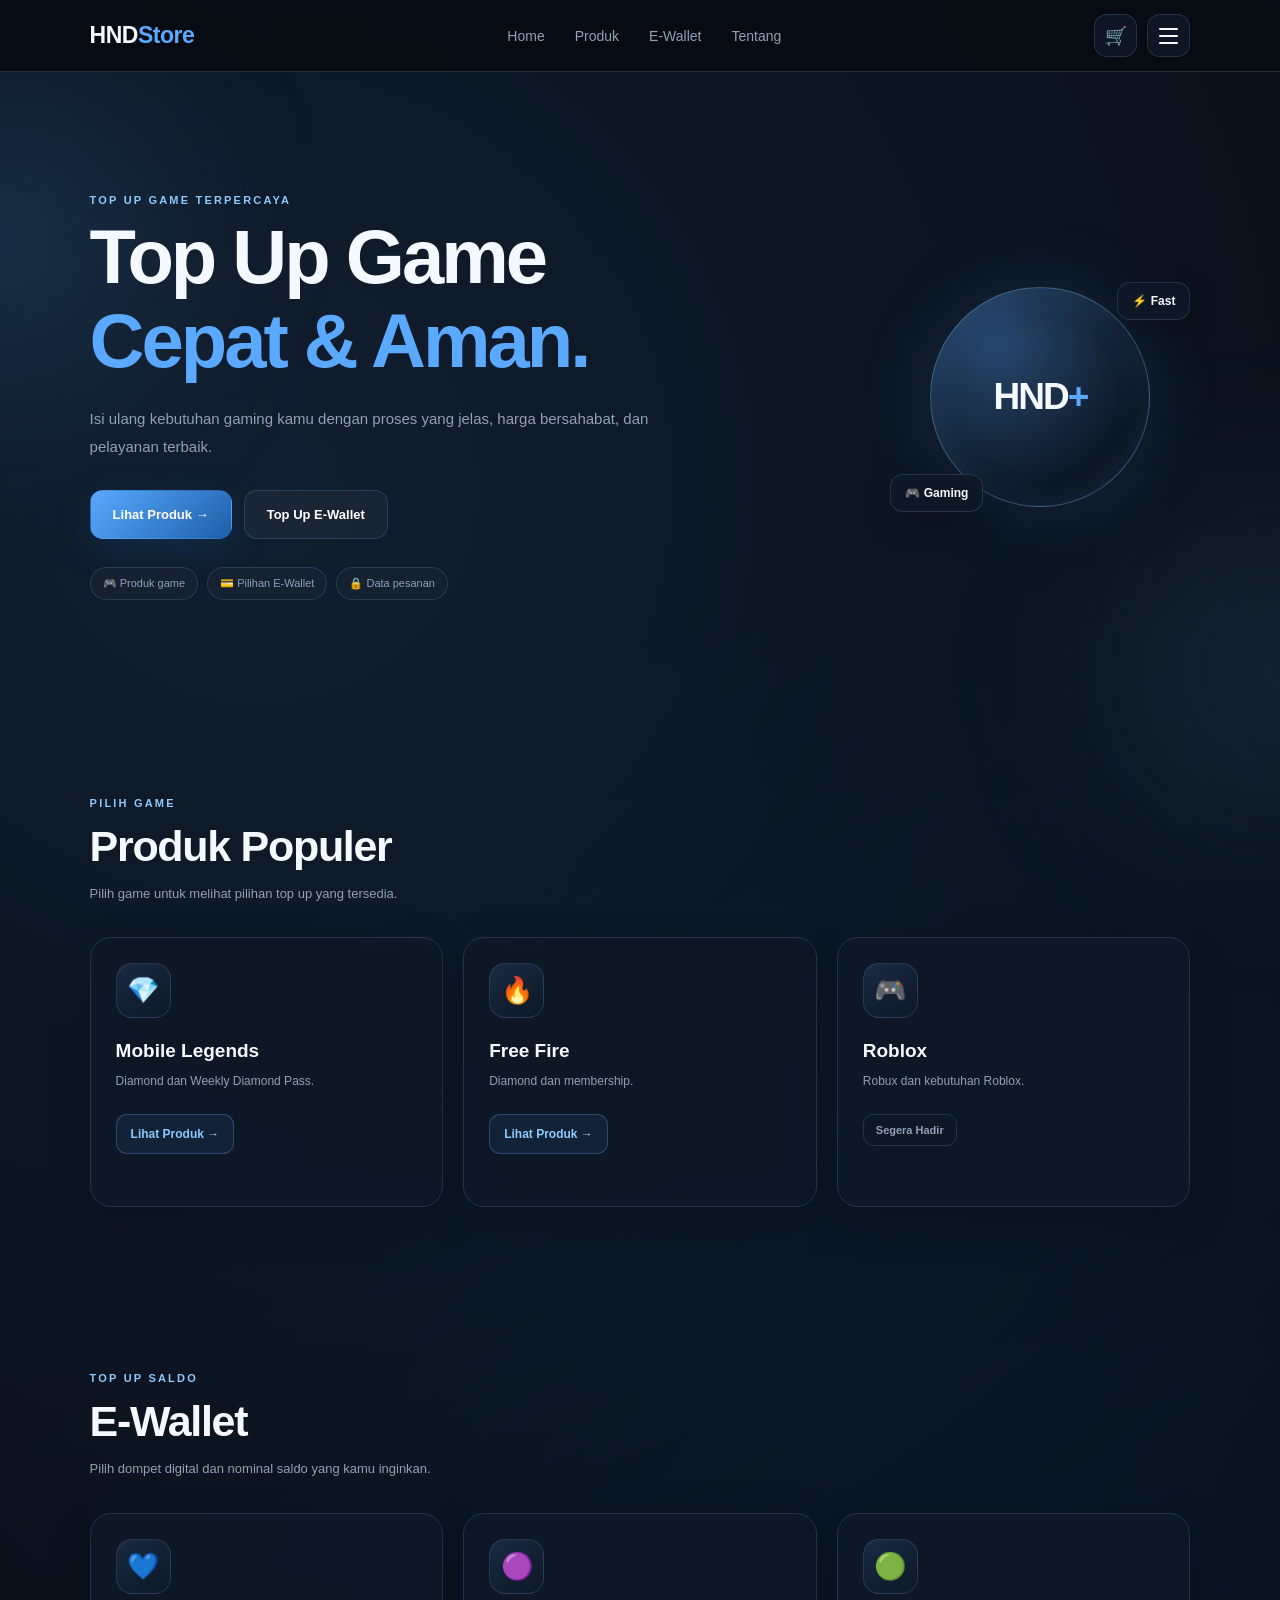
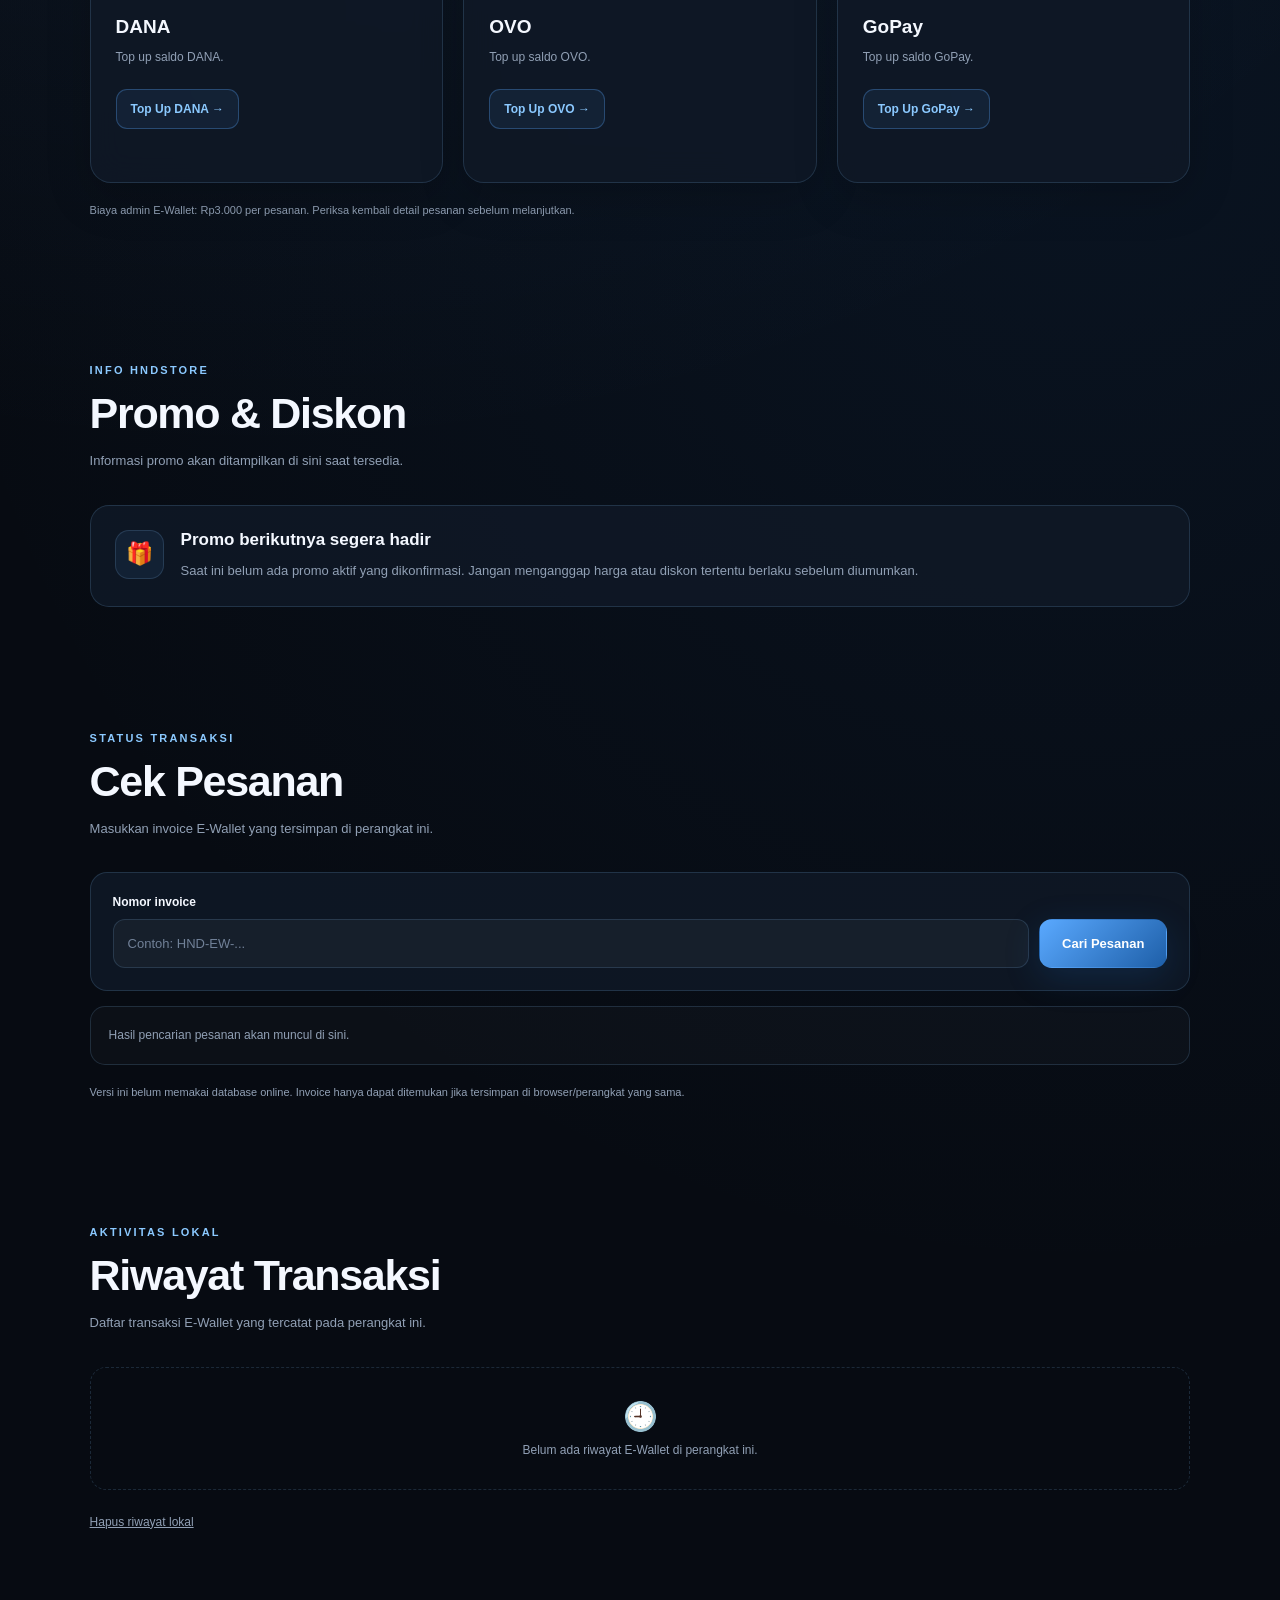
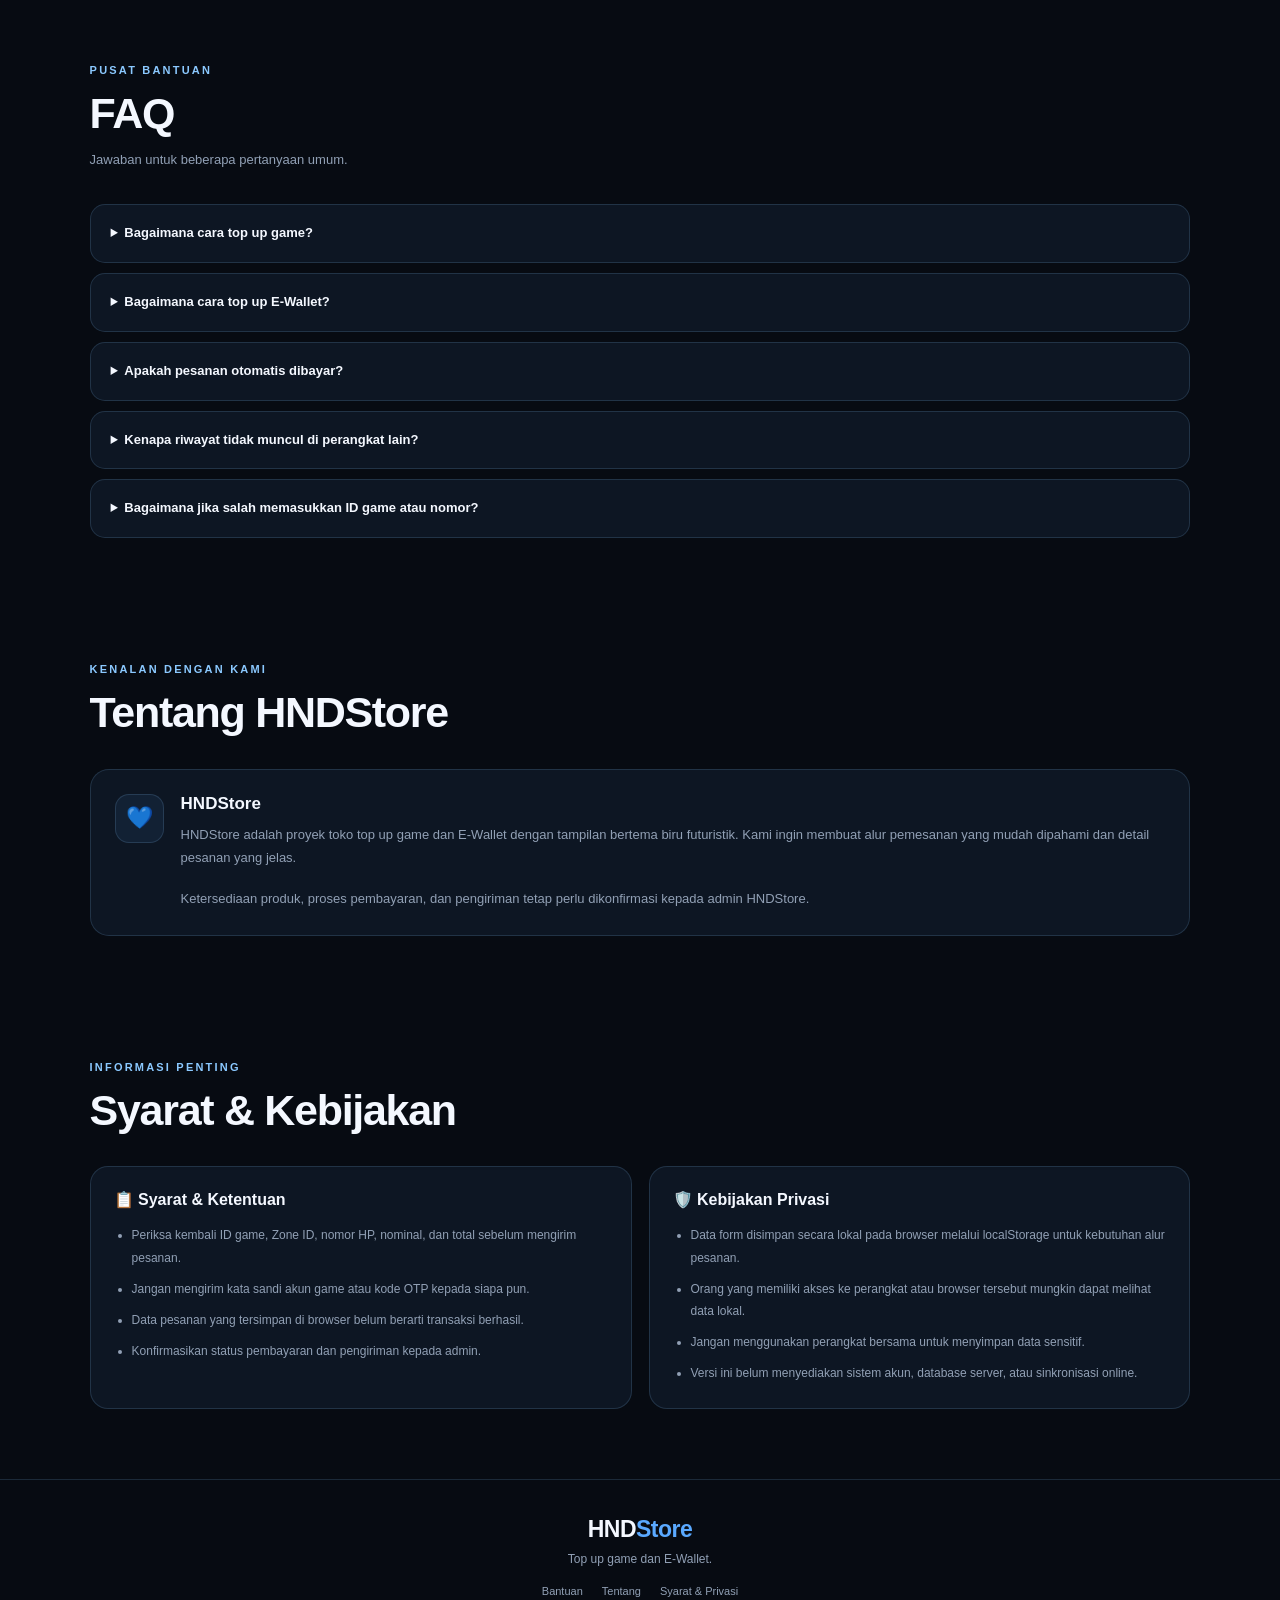
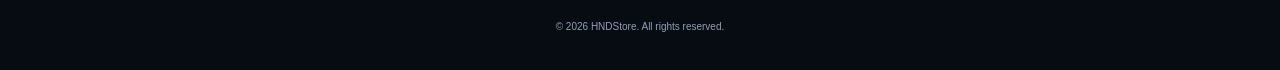
<file: index.html>
<!DOCTYPE html>
<html lang="id">
<head>
  <meta charset="UTF-8">
  <meta name="viewport" content="width=device-width, initial-scale=1.0">
  <meta name="theme-color" content="#070b12">
  <meta name="description" content="HNDStore - Top up game dan E-Wallet.">
  <title>HNDStore - Top Up Game</title>
  <link rel="stylesheet" href="style.css">
  <script src="script.js" defer></script>
</head>
<body>

<header class="navbar">
  <a class="logo" href="#home" aria-label="HNDStore Beranda">HND<span>Store</span></a>

  <nav class="desktop-nav" aria-label="Navigasi utama">
    <a href="#home">Home</a>
    <a href="#produk">Produk</a>
    <a href="#ewallet">E-Wallet</a>
    <a href="#tentang">Tentang</a>
  </nav>

  <div class="nav-actions">
    <button class="cart-button" id="cartButton" type="button" aria-label="Riwayat transaksi" title="Riwayat transaksi">🛒</button>
    <button class="hamburger" id="menuToggle" type="button" aria-label="Buka menu" aria-expanded="false" aria-controls="menuPanel">
      <span></span><span></span><span></span>
    </button>
  </div>
</header>

<div class="menu-backdrop" id="menuBackdrop"></div>
<aside class="menu-panel" id="menuPanel" aria-label="Menu navigasi" aria-hidden="true">
  <div class="menu-heading">
    <div>
      <p class="eyebrow">NAVIGASI</p>
      <h2>Menu HNDStore</h2>
    </div>
    <button type="button" id="menuClose" class="menu-close" aria-label="Tutup menu">×</button>
  </div>

  <a class="menu-link" href="#home"><span>🏠</span><span><strong>Beranda</strong><small>Halaman utama</small></span></a>
  <a class="menu-link" href="#produk"><span>🎮</span><span><strong>Produk / Top Up</strong><small>Mobile Legends dan Free Fire</small></span></a>
  <a class="menu-link" href="#cek-pesanan"><span>🧾</span><span><strong>Cek Pesanan</strong><small>Cari invoice lokal</small></span></a>
  <a class="menu-link" href="#promo"><span>🎁</span><span><strong>Promo & Diskon</strong><small>Info promo</small></span></a>
  <a class="menu-link" href="#riwayat"><span>🕘</span><span><strong>Riwayat Transaksi</strong><small>Transaksi di perangkat ini</small></span></a>
  <a class="menu-link" href="#ewallet"><span>💳</span><span><strong>E-Wallet</strong><small>DANA, OVO, dan GoPay</small></span></a>
  <a class="menu-link" href="#faq"><span>💬</span><span><strong>Pusat Bantuan / FAQ</strong><small>Jawaban pertanyaan umum</small></span></a>
  <a class="menu-link" href="#tentang"><span>ℹ️</span><span><strong>Tentang HNDStore</strong><small>Informasi toko</small></span></a>
  <a class="menu-link" href="#legal"><span>📋</span><span><strong>Syarat & Privasi</strong><small>Ketentuan dan kebijakan</small></span></a>

  <p class="menu-footnote">HNDStore · Top up game dan E-Wallet</p>
</aside>

<main>
  <section class="hero" id="home">
    <div class="hero-content">
      <p class="eyebrow">TOP UP GAME TERPERCAYA</p>
      <h1>Top Up Game <span>Cepat & Aman.</span></h1>
      <p class="hero-description">Isi ulang kebutuhan gaming kamu dengan proses yang jelas, harga bersahabat, dan pelayanan terbaik.</p>
      <div class="hero-actions">
        <a href="#produk" class="button">Lihat Produk →</a>
        <a href="#ewallet" class="button button-secondary">Top Up E-Wallet</a>
      </div>
      <div class="hero-tags">
        <span>🎮 Produk game</span>
        <span>💳 Pilihan E-Wallet</span>
        <span>🔒 Data pesanan</span>
      </div>
    </div>
    <div class="hero-decoration" aria-hidden="true">
      <div class="hero-orb">HND<span>+</span></div>
      <div class="floating-chip chip-one">⚡ Fast</div>
      <div class="floating-chip chip-two">🎮 Gaming</div>
    </div>
  </section>

  <section class="products section" id="produk">
    <div class="section-title">
      <p class="eyebrow">PILIH GAME</p>
      <h2>Produk Populer</h2>
      <p>Pilih game untuk melihat pilihan top up yang tersedia.</p>
    </div>

    <div class="product-grid">
      <article class="product-card">
        <div class="product-icon">💎</div>
        <h3>Mobile Legends</h3>
        <p>Diamond dan Weekly Diamond Pass.</p>
        <a href="ml.html" class="product-button">Lihat Produk →</a>
      </article>

      <article class="product-card">
        <div class="product-icon">🔥</div>
        <h3>Free Fire</h3>
        <p>Diamond dan membership.</p>
        <a href="ff.html" class="product-button">Lihat Produk →</a>
      </article>

      <article class="product-card">
        <div class="product-icon">🎮</div>
        <h3>Roblox</h3>
        <p>Robux dan kebutuhan Roblox.</p>
        <span class="status-pill">Segera Hadir</span>
      </article>
    </div>
  </section>

  <section class="products section" id="ewallet">
    <div class="section-title">
      <p class="eyebrow">TOP UP SALDO</p>
      <h2>E-Wallet</h2>
      <p>Pilih dompet digital dan nominal saldo yang kamu inginkan.</p>
    </div>

    <div class="product-grid">
      <article class="product-card wallet-card">
        <div class="product-icon">💙</div>
        <h3>DANA</h3>
        <p>Top up saldo DANA.</p>
        <button class="product-button ewallet-button" type="button" data-wallet="DANA">Top Up DANA →</button>
      </article>

      <article class="product-card wallet-card">
        <div class="product-icon">🟣</div>
        <h3>OVO</h3>
        <p>Top up saldo OVO.</p>
        <button class="product-button ewallet-button" type="button" data-wallet="OVO">Top Up OVO →</button>
      </article>

      <article class="product-card wallet-card">
        <div class="product-icon">🟢</div>
        <h3>GoPay</h3>
        <p>Top up saldo GoPay.</p>
        <button class="product-button ewallet-button" type="button" data-wallet="GoPay">Top Up GoPay →</button>
      </article>
    </div>
    <p class="section-note">Biaya admin E-Wallet: Rp3.000 per pesanan. Periksa kembali detail pesanan sebelum melanjutkan.</p>
  </section>

  <section class="section feature-section" id="promo">
    <div class="section-title">
      <p class="eyebrow">INFO HNDSTORE</p>
      <h2>Promo & Diskon</h2>
      <p>Informasi promo akan ditampilkan di sini saat tersedia.</p>
    </div>
    <div class="info-card">
      <div class="info-card-icon">🎁</div>
      <div>
        <h3>Promo berikutnya segera hadir</h3>
        <p>Saat ini belum ada promo aktif yang dikonfirmasi. Jangan menganggap harga atau diskon tertentu berlaku sebelum diumumkan.</p>
      </div>
    </div>
  </section>

  <section class="section feature-section" id="cek-pesanan">
    <div class="section-title">
      <p class="eyebrow">STATUS TRANSAKSI</p>
      <h2>Cek Pesanan</h2>
      <p>Masukkan invoice E-Wallet yang tersimpan di perangkat ini.</p>
    </div>
    <form class="lookup-form" id="orderLookupForm">
      <label for="orderInvoice">Nomor invoice</label>
      <div class="lookup-row">
        <input id="orderInvoice" type="text" placeholder="Contoh: HND-EW-..." autocomplete="off" required>
        <button class="button" type="submit">Cari Pesanan</button>
      </div>
    </form>
    <div id="orderLookupResult" class="result-panel" aria-live="polite">
      <p class="muted">Hasil pencarian pesanan akan muncul di sini.</p>
    </div>
    <p class="section-note">Versi ini belum memakai database online. Invoice hanya dapat ditemukan jika tersimpan di browser/perangkat yang sama.</p>
  </section>

  <section class="section feature-section" id="riwayat">
    <div class="section-title">
      <p class="eyebrow">AKTIVITAS LOKAL</p>
      <h2>Riwayat Transaksi</h2>
      <p>Daftar transaksi E-Wallet yang tercatat pada perangkat ini.</p>
    </div>
    <div id="historyList" class="history-list">
      <div class="empty-state">
        <span>🕘</span>
        <p>Belum ada riwayat E-Wallet di perangkat ini.</p>
      </div>
    </div>
    <button class="text-button" id="clearHistoryButton" type="button">Hapus riwayat lokal</button>
  </section>

  <section class="section feature-section" id="faq">
    <div class="section-title">
      <p class="eyebrow">PUSAT BANTUAN</p>
      <h2>FAQ</h2>
      <p>Jawaban untuk beberapa pertanyaan umum.</p>
    </div>
    <div class="faq-list">
      <details class="faq-item">
        <summary>Bagaimana cara top up game?</summary>
        <p>Pilih Mobile Legends atau Free Fire, buka halaman produk, pilih produk yang tersedia, isi data yang diminta, lalu ikuti alur checkout.</p>
      </details>
      <details class="faq-item">
        <summary>Bagaimana cara top up E-Wallet?</summary>
        <p>Pilih DANA, OVO, atau GoPay. Masukkan nomor dan nominal. Periksa total termasuk biaya admin Rp3.000 sebelum melanjutkan.</p>
      </details>
      <details class="faq-item">
        <summary>Apakah pesanan otomatis dibayar?</summary>
        <p>Tidak. Menyimpan data pesanan di browser bukan bukti pembayaran dan bukan bukti saldo sudah dikirim. Ikuti instruksi admin dan konfirmasi pembayaran secara langsung.</p>
      </details>
      <details class="faq-item">
        <summary>Kenapa riwayat tidak muncul di perangkat lain?</summary>
        <p>Riwayat versi ini disimpan secara lokal pada browser yang digunakan. Sinkronisasi lintas perangkat membutuhkan backend/database.</p>
      </details>
      <details class="faq-item">
        <summary>Bagaimana jika salah memasukkan ID game atau nomor?</summary>
        <p>Periksa kembali data sebelum melanjutkan. Jika pesanan sudah dikirim ke admin, segera hubungi admin untuk menanyakan kemungkinan perbaikan.</p>
      </details>
    </div>
  </section>

  <section class="section feature-section" id="tentang">
    <div class="section-title">
      <p class="eyebrow">KENALAN DENGAN KAMI</p>
      <h2>Tentang HNDStore</h2>
    </div>
    <div class="info-card about-card">
      <div class="info-card-icon">💙</div>
      <div>
        <h3>HNDStore</h3>
        <p>HNDStore adalah proyek toko top up game dan E-Wallet dengan tampilan bertema biru futuristik. Kami ingin membuat alur pemesanan yang mudah dipahami dan detail pesanan yang jelas.</p>
        <p class="section-note">Ketersediaan produk, proses pembayaran, dan pengiriman tetap perlu dikonfirmasi kepada admin HNDStore.</p>
      </div>
    </div>
  </section>

  <section class="section feature-section" id="legal">
    <div class="section-title">
      <p class="eyebrow">INFORMASI PENTING</p>
      <h2>Syarat & Kebijakan</h2>
    </div>
    <div class="legal-grid">
      <article class="legal-card">
        <h3>📋 Syarat & Ketentuan</h3>
        <ul>
          <li>Periksa kembali ID game, Zone ID, nomor HP, nominal, dan total sebelum mengirim pesanan.</li>
          <li>Jangan mengirim kata sandi akun game atau kode OTP kepada siapa pun.</li>
          <li>Data pesanan yang tersimpan di browser belum berarti transaksi berhasil.</li>
          <li>Konfirmasikan status pembayaran dan pengiriman kepada admin.</li>
        </ul>
      </article>
      <article class="legal-card">
        <h3>🛡️ Kebijakan Privasi</h3>
        <ul>
          <li>Data form disimpan secara lokal pada browser melalui localStorage untuk kebutuhan alur pesanan.</li>
          <li>Orang yang memiliki akses ke perangkat atau browser tersebut mungkin dapat melihat data lokal.</li>
          <li>Jangan menggunakan perangkat bersama untuk menyimpan data sensitif.</li>
          <li>Versi ini belum menyediakan sistem akun, database server, atau sinkronisasi online.</li>
        </ul>
      </article>
    </div>
  </section>
</main>

<footer class="site-footer">
  <a class="logo" href="#home">HND<span>Store</span></a>
  <p>Top up game dan E-Wallet.</p>
  <div class="footer-links">
    <a href="#faq">Bantuan</a>
    <a href="#tentang">Tentang</a>
    <a href="#legal">Syarat & Privasi</a>
  </div>
  <small>© 2026 HNDStore. All rights reserved.</small>
</footer>

<!-- MODAL E-WALLET -->
<div class="ewallet-modal" id="ewalletModal" aria-hidden="true">
  <div class="ewallet-box" role="dialog" aria-modal="true" aria-labelledby="selectedWallet">
    <button class="ewallet-close" id="closeEwalletModal" type="button" aria-label="Tutup">×</button>
    <div class="ewallet-header">
      <p class="ewallet-label">TOP UP E-WALLET</p>
      <h2 id="selectedWallet">Top Up E-Wallet</h2>
      <p class="ewallet-subtitle">Masukkan nomor dan pilih nominal saldo yang ingin kamu top up.</p>
    </div>

    <div class="ewallet-form">
      <div class="ewallet-wallet-info">
        <div class="ewallet-wallet-icon" id="walletIcon">💳</div>
        <div class="ewallet-wallet-text">
          <strong id="walletName">E-Wallet</strong>
          <span>Periksa nomor penerima sebelum melanjutkan.</span>
        </div>
      </div>

      <div class="ewallet-field">
        <label for="ewalletNumber">Nomor E-Wallet</label>
        <input type="tel" id="ewalletNumber" placeholder="08xxxxxxxxxx" inputmode="numeric" autocomplete="off" maxlength="16">
      </div>

      <div class="ewallet-field">
        <label for="ewalletAmount">Nominal Saldo</label>
        <select id="ewalletAmount">
          <option value="">Pilih nominal</option>
          <option value="10000">Rp10.000</option>
          <option value="20000">Rp20.000</option>
          <option value="25000">Rp25.000</option>
          <option value="50000">Rp50.000</option>
          <option value="75000">Rp75.000</option>
          <option value="100000">Rp100.000</option>
          <option value="150000">Rp150.000</option>
          <option value="200000">Rp200.000</option>
          <option value="250000">Rp250.000</option>
          <option value="500000">Rp500.000</option>
        </select>
      </div>

      <div class="ewallet-summary">
        <div class="ewallet-summary-title">Ringkasan Pesanan</div>
        <div class="ewallet-summary-row"><span>Saldo</span><strong id="saldoPrice">Rp0</strong></div>
        <div class="ewallet-summary-row"><span>Biaya Admin</span><strong>Rp3.000</strong></div>
        <div class="ewallet-summary-row ewallet-total"><span>Total Bayar</span><strong id="totalPrice">Rp3.000</strong></div>
      </div>

      <p class="ewallet-note"><span>💵</span><span>Pembayaran cash kepada admin. Pesanan yang tercatat di browser bukan bukti pembayaran atau pengiriman saldo.</span></p>
      <p class="ewallet-error" id="ewalletError" aria-live="polite"></p>
      <button class="ewallet-submit" id="continueEwallet" type="button">Buat Pesanan →</button>
    </div>
  </div>
</div>

<!-- MODAL RINGKASAN PESANAN -->
<div class="payment-modal" id="ewalletResultModal" aria-hidden="true">
  <div class="payment-modal-box" role="dialog" aria-modal="true" aria-labelledby="ewalletResultTitle">
    <button class="ewallet-close" id="closeEwalletResult" type="button" aria-label="Tutup">×</button>
    <div class="success-icon">✓</div>
    <p class="eyebrow">PESANAN TERCATAT LOKAL</p>
    <h2 id="ewalletResultTitle">Detail Pesanan</h2>
    <p class="payment-modal-text">Simpan nomor invoice ini. Pesanan belum berarti sudah dibayar atau saldo sudah dikirim.</p>
    <div class="payment-summary">
      <div><span>Invoice</span><strong id="ewalletInvoiceOutput">-</strong></div>
      <div><span>E-Wallet</span><strong id="ewalletNameOutput">-</strong></div>
      <div><span>Nominal</span><strong id="ewalletAmountOutput">-</strong></div>
      <div><span>Total</span><strong id="ewalletTotalOutput">-</strong></div>
    </div>
    <button class="pay-button" id="copyInvoiceButton" type="button">Salin Invoice</button>
    <button class="receipt-home" id="finishEwalletButton" type="button">Selesai</button>
  </div>
</div>

<div class="toast" id="siteToast" role="status" aria-live="polite"></div>

</body>
</html>
</file>
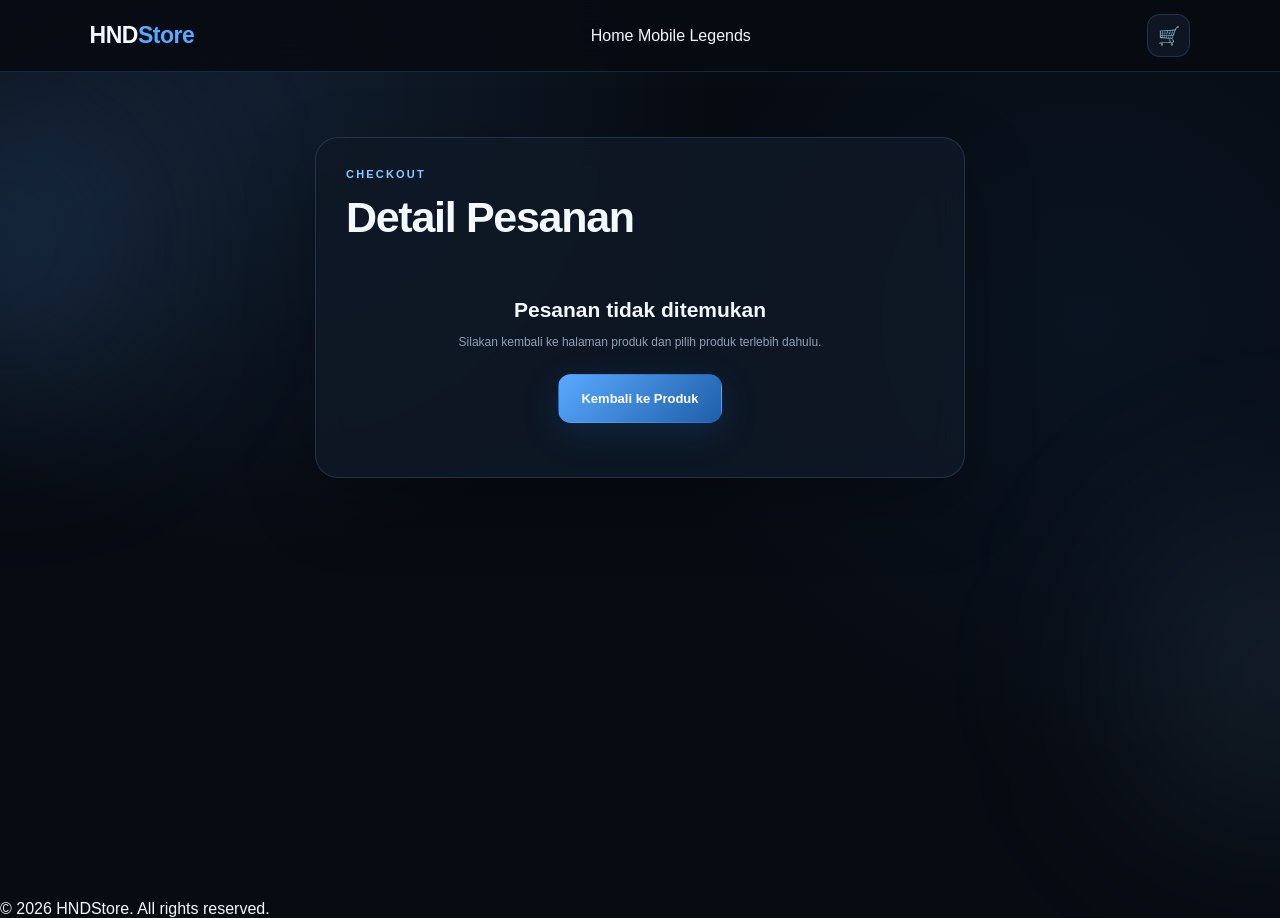
<file: checkout.html>
<!DOCTYPE html>
<html lang="id">

<head>

    <meta charset="UTF-8">

    <meta
        name="viewport"
        content="width=device-width, initial-scale=1.0"
    >

    <title>Checkout - HNDStore</title>

    <link
        rel="stylesheet"
        href="style.css"
    >

    <style>

        /* =========================================
           E-WALLET CHECKOUT
        ========================================= */

        .ewallet-checkout-card {

            padding: 22px;

            margin-bottom: 24px;

            border: 1px solid
                rgba(255, 255, 255, 0.08);

            border-radius: 18px;

            background:
                linear-gradient(
                    145deg,
                    #1d1d23,
                    #17171c
                );
        }


        .ewallet-checkout-top {

            display: flex;

            align-items: center;

            gap: 14px;

            margin-bottom: 20px;
        }


        .ewallet-checkout-icon {

            width: 48px;
            height: 48px;

            flex-shrink: 0;

            display: flex;

            align-items: center;
            justify-content: center;

            border-radius: 14px;

            background: #292930;

            font-size: 23px;
        }


        .ewallet-checkout-name {

            display: flex;

            flex-direction: column;

            gap: 4px;
        }


        .ewallet-checkout-name strong {

            font-size: 17px;

            color: #ffffff;
        }


        .ewallet-checkout-name span {

            font-size: 12px;

            color: #85858e;
        }


        .ewallet-checkout-row {

            display: flex;

            justify-content: space-between;

            gap: 20px;

            padding: 11px 0;

            font-size: 13px;
        }


        .ewallet-checkout-row span {

            color: #8d8d96;
        }


        .ewallet-checkout-row strong {

            color: #eeeeef;

            text-align: right;
        }


        .ewallet-checkout-total {

            margin-top: 8px;

            padding-top: 17px;

            border-top:
                1px solid
                rgba(255, 255, 255, 0.08);

            margin-bottom: 0;
        }


        .ewallet-checkout-total span {

            color: #ffffff;

            font-weight: 700;
        }


        .ewallet-checkout-total strong {

            font-size: 20px;

            color: #ffffff;
        }


        .admin-note {

            margin: 4px 0 0;

            font-size: 11px;

            line-height: 1.5;

            color: #777780;

            font-style: italic;
        }


        /* =========================================
           E-WALLET PAYMENT INFO
        ========================================= */

        .ewallet-payment-info {

            margin-bottom: 24px;

            padding: 16px;

            border-radius: 15px;

            background:
                rgba(255, 255, 255, 0.035);

            border: 1px solid
                rgba(255, 255, 255, 0.06);
        }


        .ewallet-payment-info strong {

            display: block;

            margin-bottom: 6px;

            font-size: 13px;

            color: #ffffff;
        }


        .ewallet-payment-info p {

            margin: 0;

            font-size: 12px;

            line-height: 1.6;

            color: #85858e;
        }


        /* =========================================
           MOBILE
        ========================================= */

        @media (max-width: 480px) {

            .ewallet-checkout-card {

                padding: 18px;
            }


            .ewallet-checkout-row {

                font-size: 12px;
            }


            .ewallet-checkout-total strong {

                font-size: 18px;
            }

        }

    </style>

</head>

<body>


<!-- =========================================
     NAVBAR
========================================== -->

<header class="navbar">

    <div class="logo">

        HND<span>Store</span>

    </div>


    <nav>

        <a href="index.html">
            Home
        </a>

        <a href="ml.html">
            Mobile Legends
        </a>

    </nav>


    <button
        class="cart-button"
        type="button"
    >

        🛒

    </button>

</header>



<main>


    <section class="checkout-section">


        <div class="checkout-box">


            <!-- =================================
                 TITLE
            ================================== -->

            <div class="section-title">

                <p
                    class="eyebrow"
                    id="checkoutEyebrow"
                >

                    CHECKOUT

                </p>


                <h2 id="checkoutTitle">

                    Detail Pesanan

                </h2>

            </div>



            <div id="checkoutContent">


                <!-- =================================
                     GAME PRODUCT
                ================================== -->

                <div
                    class="checkout-product"
                    id="gameProduct"
                >

                    <span class="checkout-label">

                        PRODUK

                    </span>


                    <h3 id="productName">

                        -

                    </h3>


                    <div
                        class="checkout-price"
                        id="productPrice"
                    >

                        -

                    </div>

                </div>



                <!-- =================================
                     E-WALLET PRODUCT
                ================================== -->

                <div
                    class="ewallet-checkout-card"
                    id="ewalletProduct"
                    style="display: none;"
                >


                    <div class="ewallet-checkout-top">


                        <div
                            class="ewallet-checkout-icon"
                            id="ewalletIcon"
                        >

                            💳

                        </div>


                        <div
                            class="ewallet-checkout-name"
                        >

                            <strong
                                id="ewalletName"
                            >

                                E-Wallet

                            </strong>


                            <span>

                                Top Up Saldo

                            </span>

                        </div>

                    </div>



                    <div
                        class="ewallet-checkout-row"
                    >

                        <span>

                            Nomor Tujuan

                        </span>


                        <strong
                            id="ewalletNumber"
                        >

                            -

                        </strong>

                    </div>



                    <div
                        class="ewallet-checkout-row"
                    >

                        <span>

                            Saldo

                        </span>


                        <strong
                            id="ewalletBalance"
                        >

                            Rp0

                        </strong>

                    </div>



                    <div
                        class="ewallet-checkout-row"
                    >

                        <div>

                            <span>

                                Biaya Admin

                            </span>


                            <p
                                class="admin-note"
                            >

                                *Harga admin dapat berubah.
                                Pastikan konfirmasi ke admin
                                sebelum pembayaran.

                            </p>

                        </div>


                        <strong
                            id="ewalletAdmin"
                        >

                            Rp3.000

                        </strong>

                    </div>



                    <div
                        class="
                            ewallet-checkout-row
                            ewallet-checkout-total
                        "
                    >

                        <span>

                            Total Bayar

                        </span>


                        <strong
                            id="ewalletTotal"
                        >

                            Rp3.000

                        </strong>

                    </div>


                </div>



                <!-- =================================
                     DIVIDER
                ================================== -->

                <div
                    class="checkout-divider"
                    id="gameDivider"
                ></div>



                <!-- =================================
                     GAME INFO
                ================================== -->

                <div
                    class="checkout-info"
                    id="gameInfo"
                >


                    <div class="info-row">

                        <span>
                            User ID
                        </span>


                        <strong id="userId">

                            -

                        </strong>

                    </div>



                    <div
                        class="info-row"
                        id="zoneRow"
                    >

                        <span>
                            Zone ID
                        </span>


                        <strong id="zoneId">

                            -

                        </strong>

                    </div>



                    <div
                        class="info-row"
                        id="emailRow"
                    >

                        <span>
                            Email
                        </span>


                        <strong id="email">

                            -

                        </strong>

                    </div>



                    <div class="info-row">

                        <span>
                            No. HP
                        </span>


                        <strong id="phone">

                            -

                        </strong>

                    </div>


                </div>



                <div
                    class="checkout-divider"
                    id="gameDivider2"
                ></div>



                <!-- =================================
                     E-WALLET INFO
                ================================== -->

                <div
                    class="ewallet-payment-info"
                    id="ewalletPaymentInfo"
                    style="display: none;"
                >

                    <strong>

                        💵 Pembayaran Cash

                    </strong>


                    <p>

                        Pembayaran dilakukan secara cash
                        kepada admin HNDStore. Setelah
                        melakukan pembayaran, lanjutkan
                        ke halaman pembayaran.

                    </p>

                </div>



                <!-- =================================
                     PAYMENT METHOD
                ================================== -->

                <div class="payment-section">


                    <span class="checkout-label">

                        METODE PEMBAYARAN

                    </span>



                    <div class="payment-options">


                        <!-- QRIS -->

                        <button
                            class="payment-option"
                            type="button"
                            data-payment="QRIS"
                            id="qrisOption"
                        >

                            <span>

                                📱

                            </span>


                            <div>

                                <strong>

                                    QRIS

                                </strong>


                                <small>

                                    Scan & bayar

                                </small>

                            </div>

                        </button>



                        <!-- E-WALLET -->

                        <button
                            class="payment-option"
                            type="button"
                            data-payment="E-Wallet"
                            id="ewalletPaymentOption"
                        >

                            <span>

                                💳

                            </span>


                            <div>

                                <strong>

                                    E-Wallet

                                </strong>


                                <small>

                                    Pembayaran digital

                                </small>

                            </div>

                        </button>


                    </div>

                </div>



                <!-- =================================
                     CONTINUE
                ================================== -->

                <button
                    class="pay-button"
                    id="continuePayment"
                    type="button"
                >

                    Lanjut ke Pembayaran →

                </button>


            </div>



            <!-- =================================
                 EMPTY
            ================================== -->

            <div
                class="empty-checkout"
                id="emptyCheckout"
                style="display: none;"
            >

                <h3>

                    Pesanan tidak ditemukan

                </h3>


                <p>

                    Silakan kembali ke halaman
                    produk dan pilih produk terlebih dahulu.

                </p>


                <a
                    href="ml.html"
                    class="button"
                >

                    Kembali ke Produk

                </a>

            </div>


        </div>

    </section>

</main>



<footer>

    <p>

        © 2026 HNDStore. All rights reserved.

    </p>

</footer>



<!-- =========================================
     WARNING MODAL
========================================== -->

<div
    class="payment-modal"
    id="warningModal"
>

    <div class="payment-modal-box">


        <div class="success-icon">

            !

        </div>


        <h2>

            Pilih Pembayaran

        </h2>


        <p class="payment-modal-text">

            Silakan pilih metode pembayaran
            terlebih dahulu sebelum melanjutkan.

        </p>


        <button
            class="pay-button"
            id="closeWarning"
            type="button"
        >

            Mengerti

        </button>


    </div>

</div>



<script>

document.addEventListener(
    "DOMContentLoaded",
    function () {

        const savedData =
            localStorage.getItem(
                "hndCheckout"
            );


        const content =
            document.getElementById(
                "checkoutContent"
            );


        const empty =
            document.getElementById(
                "emptyCheckout"
            );


        if (!savedData) {

            content.style.display =
                "none";

            empty.style.display =
                "block";

            return;

        }


        let data;


        try {

            data =
                JSON.parse(
                    savedData
                );

        }

        catch (error) {

            content.style.display =
                "none";

            empty.style.display =
                "block";

            return;

        }


        const gameProduct =
            document.getElementById(
                "gameProduct"
            );


        const gameInfo =
            document.getElementById(
                "gameInfo"
            );


        const gameDivider =
            document.getElementById(
                "gameDivider"
            );


        const gameDivider2 =
            document.getElementById(
                "gameDivider2"
            );


        const ewalletProduct =
            document.getElementById(
                "ewalletProduct"
            );


        const ewalletPaymentInfo =
            document.getElementById(
                "ewalletPaymentInfo"
            );


        const checkoutEyebrow =
            document.getElementById(
                "checkoutEyebrow"
            );


        const checkoutTitle =
            document.getElementById(
                "checkoutTitle"
            );


        const qrisOption =
            document.getElementById(
                "qrisOption"
            );


        const ewalletPaymentOption =
            document.getElementById(
                "ewalletPaymentOption"
            );


        /*
         * =====================================
         * E-WALLET
         * =====================================
         */

        if (
            data.type === "ewallet"
        ) {

            checkoutEyebrow.textContent =
                "TOP UP E-WALLET";


            checkoutTitle.textContent =
                "Konfirmasi Pesanan";


            gameProduct.style.display =
                "none";


            gameInfo.style.display =
                "none";


            gameDivider.style.display =
                "none";


            gameDivider2.style.display =
                "none";


            ewalletProduct.style.display =
                "block";


            ewalletPaymentInfo.style.display =
                "block";


            document.getElementById(
                "ewalletName"
            ).textContent =
                data.wallet ||
                "E-Wallet";


            document.getElementById(
                "ewalletNumber"
            ).textContent =
                data.number ||
                "-";


            const balance =
                Number(
                    data.amount
                ) || 0;


            const admin =
                Number(
                    data.admin
                ) || 3000;


            const total =
                Number(
                    data.total
                ) ||
                balance + admin;


            document.getElementById(
                "ewalletBalance"
            ).textContent =
                "Rp" +
                new Intl.NumberFormat(
                    "id-ID"
                ).format(
                    balance
                );


            document.getElementById(
                "ewalletAdmin"
            ).textContent =
                "Rp" +
                new Intl.NumberFormat(
                    "id-ID"
                ).format(
                    admin
                );


            document.getElementById(
                "ewalletTotal"
            ).textContent =
                "Rp" +
                new Intl.NumberFormat(
                    "id-ID"
                ).format(
                    total
                );


            if (
                data.wallet === "DANA"
            ) {

                document.getElementById(
                    "ewalletIcon"
                ).textContent =
                    "💙";

            }

            else if (
                data.wallet === "OVO"
            ) {

                document.getElementById(
                    "ewalletIcon"
                ).textContent =
                    "🟣";

            }

            else if (
                data.wallet === "GoPay"
            ) {

                document.getElementById(
                    "ewalletIcon"
                ).textContent =
                    "🟢";

            }


            /*
             * E-Wallet hanya menggunakan
             * metode E-Wallet.
             */

            qrisOption.style.display =
                "none";


            ewalletPaymentOption.style.display =
                "flex";

        }


        /*
         * =====================================
         * GAME
         * =====================================
         */

        else {

            document.getElementById(
                "productName"
            ).textContent =
                data.product ||
                "-";


            document.getElementById(
                "productPrice"
            ).textContent =
                data.price ||
                "-";


            document.getElementById(
                "userId"
            ).textContent =
                data.userId ||
                "-";


            document.getElementById(
                "zoneId"
            ).textContent =
                data.zoneId ||
                "-";


            document.getElementById(
                "email"
            ).textContent =
                data.email ||
                "-";


            document.getElementById(
                "phone"
            ).textContent =
                data.phoneInternational ||
                data.phone ||
                "-";


            if (
                data.game ===
                "Free Fire"
            ) {

                document.getElementById(
                    "zoneRow"
                ).style.display =
                    "none";


                document.getElementById(
                    "emailRow"
                ).style.display =
                    "none";

            }

        }


        /*
         * =====================================
         * PAYMENT
         * =====================================
         */

        const paymentOptions =
            document.querySelectorAll(
                ".payment-option"
            );


        const warningModal =
            document.getElementById(
                "warningModal"
            );


        const closeWarning =
            document.getElementById(
                "closeWarning"
            );


        const continuePayment =
            document.getElementById(
                "continuePayment"
            );


        let selectedPayment = "";


        /*
         * Untuk E-Wallet, otomatis pilih
         * E-Wallet karena hanya itu pilihan.
         */

        if (
            data.type === "ewallet"
        ) {

            selectedPayment =
                "E-Wallet";

            ewalletPaymentOption.classList.add(
                "selected"
            );

        }


        paymentOptions.forEach(
            function(option) {

                option.addEventListener(
                    "click",
                    function() {

                        paymentOptions.forEach(
                            function(item) {

                                item.classList.remove(
                                    "selected"
                                );

                            }
                        );


                        option.classList.add(
                            "selected"
                        );


                        selectedPayment =
                            option.dataset.payment;

                    }
                );

            }
        );


        closeWarning.addEventListener(
            "click",
            function() {

                warningModal.classList.remove(
                    "show"
                );

            }
        );


        warningModal.addEventListener(
            "click",
            function(event) {

                if (
                    event.target ===
                    warningModal
                ) {

                    warningModal.classList.remove(
                        "show"
                    );

                }

            }
        );


        continuePayment.addEventListener(
            "click",
            function() {

                if (
                    selectedPayment === ""
                ) {

                    warningModal.classList.add(
                        "show"
                    );

                    return;

                }


                localStorage.setItem(
                    "hndPaymentMethod",
                    selectedPayment
                );


                window.location.href =
                    "payment.html";

            }
        );

    }
);

</script>

</body>
</html>
</file>
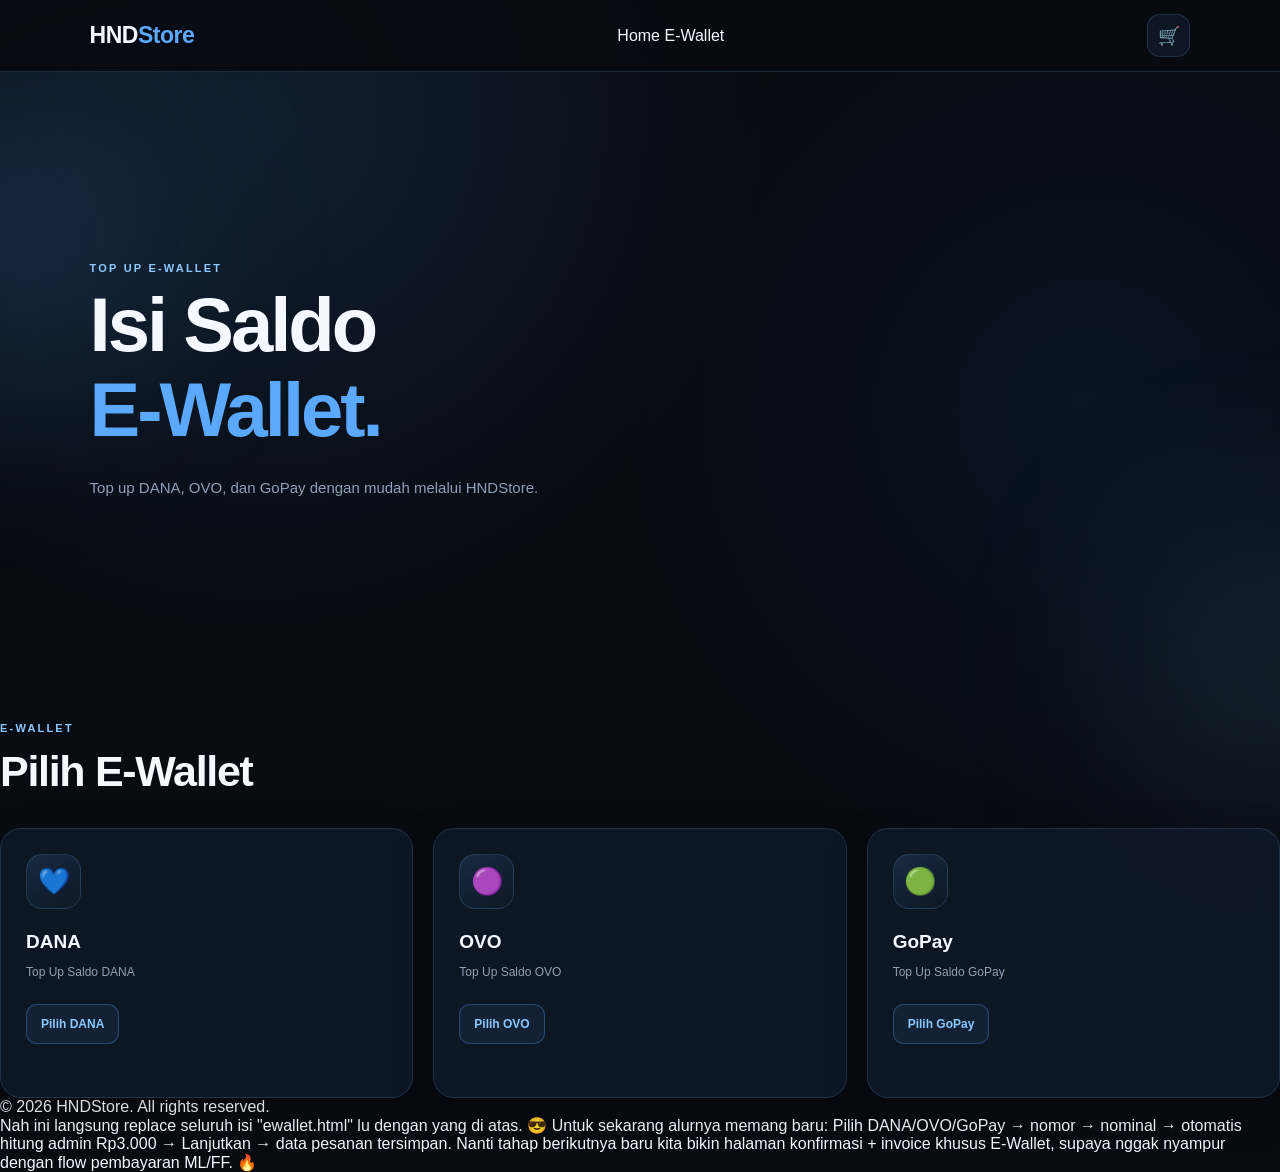
<file: ewallet.html>
<!DOCTYPE html>
<html lang="id">

<head>

    <meta charset="UTF-8">

    <meta
        name="viewport"
        content="width=device-width, initial-scale=1.0"
    >

    <title>Top Up E-Wallet - HNDStore</title>

    <link
        rel="stylesheet"
        href="style.css"
    >

</head>


<body>


    <header class="navbar">

        <div class="logo">
            HND<span>Store</span>
        </div>


        <nav>

            <a href="index.html">
                Home
            </a>

            <a href="#ewallet">
                E-Wallet
            </a>

        </nav>


        <button
            class="cart-button"
            type="button"
        >
            🛒
        </button>

    </header>



    <main>


        <section class="hero">

            <div class="hero-content">

                <p class="eyebrow">
                    TOP UP E-WALLET
                </p>


                <h1>
                    Isi Saldo
                    <span>E-Wallet.</span>
                </h1>


                <p class="hero-description">
                    Top up DANA, OVO, dan GoPay
                    dengan mudah melalui HNDStore.
                </p>

            </div>

        </section>



        <section
            class="products"
            id="ewallet"
        >


            <div class="section-title">

                <p class="eyebrow">
                    E-WALLET
                </p>


                <h2>
                    Pilih E-Wallet
                </h2>

            </div>



            <div class="product-grid">


                <!-- DANA -->

                <div class="product-card">

                    <div class="product-icon">
                        💙
                    </div>


                    <h3>
                        DANA
                    </h3>


                    <p>
                        Top Up Saldo DANA
                    </p>


                    <button
                        class="product-button ewallet-button"
                        type="button"
                        data-wallet="DANA"
                    >
                        Pilih DANA
                    </button>

                </div>



                <!-- OVO -->

                <div class="product-card">

                    <div class="product-icon">
                        🟣
                    </div>


                    <h3>
                        OVO
                    </h3>


                    <p>
                        Top Up Saldo OVO
                    </p>


                    <button
                        class="product-button ewallet-button"
                        type="button"
                        data-wallet="OVO"
                    >
                        Pilih OVO
                    </button>

                </div>



                <!-- GOPAY -->

                <div class="product-card">

                    <div class="product-icon">
                        🟢
                    </div>


                    <h3>
                        GoPay
                    </h3>


                    <p>
                        Top Up Saldo GoPay
                    </p>


                    <button
                        class="product-button ewallet-button"
                        type="button"
                        data-wallet="GoPay"
                    >
                        Pilih GoPay
                    </button>

                </div>


            </div>

        </section>

    </main>



    <!-- MODAL E-WALLET -->

    <div
        class="payment-modal"
        id="ewalletModal"
    >


        <div class="payment-modal-content">


            <button
                class="payment-modal-close"
                id="closeEwalletModal"
                type="button"
            >
                ×
            </button>



            <p class="eyebrow">
                TOP UP E-WALLET
            </p>


            <h2 id="selectedWallet">
                Top Up E-Wallet
            </h2>



            <!-- NOMOR E-WALLET -->

            <div class="form-group">

                <label for="ewalletNumber">
                    Nomor E-Wallet
                </label>


                <input
                    type="tel"
                    id="ewalletNumber"
                    placeholder="08xxxxxxxxxx"
                    inputmode="numeric"
                    autocomplete="off"
                >

            </div>



            <!-- NOMINAL -->

            <div class="form-group">

                <label for="ewalletAmount">
                    Nominal Saldo
                </label>


                <select id="ewalletAmount">

                    <option value="">
                        Pilih Nominal
                    </option>

                    <option value="10000">
                        Rp10.000
                    </option>

                    <option value="20000">
                        Rp20.000
                    </option>

                    <option value="25000">
                        Rp25.000
                    </option>

                    <option value="50000">
                        Rp50.000
                    </option>

                    <option value="75000">
                        Rp75.000
                    </option>

                    <option value="100000">
                        Rp100.000
                    </option>

                    <option value="150000">
                        Rp150.000
                    </option>

                    <option value="200000">
                        Rp200.000
                    </option>

                    <option value="250000">
                        Rp250.000
                    </option>

                    <option value="500000">
                        Rp500.000
                    </option>

                </select>

            </div>



            <!-- RINGKASAN -->

            <div class="order-summary">


                <div class="summary-row">

                    <span>
                        Saldo
                    </span>


                    <strong id="saldoPrice">
                        Rp0
                    </strong>

                </div>



                <div class="summary-row">

                    <span>
                        Biaya Admin
                    </span>


                    <strong>
                        Rp3.000
                    </strong>

                </div>



                <div class="summary-row total">

                    <span>
                        Total
                    </span>


                    <strong id="totalPrice">
                        Rp3.000
                    </strong>

                </div>


            </div>



            <button
                class="button"
                id="continueEwallet"
                type="button"
            >
                Lanjutkan →
            </button>



            <p class="payment-note">
                💵 Pembayaran dilakukan secara cash
                kepada admin HNDStore.
            </p>


        </div>

    </div>



    <footer>

        <p>
            © 2026 HNDStore. All rights reserved.
        </p>

    </footer>



    <script>


        const walletButtons =
            document.querySelectorAll(
                ".ewallet-button"
            );


        const modal =
            document.getElementById(
                "ewalletModal"
            );


        const closeModal =
            document.getElementById(
                "closeEwalletModal"
            );


        const selectedWallet =
            document.getElementById(
                "selectedWallet"
            );


        const ewalletNumber =
            document.getElementById(
                "ewalletNumber"
            );


        const ewalletAmount =
            document.getElementById(
                "ewalletAmount"
            );


        const saldoPrice =
            document.getElementById(
                "saldoPrice"
            );


        const totalPrice =
            document.getElementById(
                "totalPrice"
            );


        const continueButton =
            document.getElementById(
                "continueEwallet"
            );



        let currentWallet = "";



        walletButtons.forEach(
            function(button) {

                button.addEventListener(
                    "click",
                    function() {

                        currentWallet =
                            button.getAttribute(
                                "data-wallet"
                            );

                        selectedWallet.textContent =
                            "Top Up " +
                            currentWallet;

                        modal.classList.add(
                            "show"
                        );

                    }
                );

            }
        );



        closeModal.addEventListener(
            "click",
            function() {

                modal.classList.remove(
                    "show"
                );

            }
        );



        modal.addEventListener(
            "click",
            function(event) {

                if (
                    event.target === modal
                ) {

                    modal.classList.remove(
                        "show"
                    );

                }

            }
        );



        ewalletAmount.addEventListener(
            "change",
            function() {

                const amount =
                    parseInt(
                        ewalletAmount.value,
                        10
                    ) || 0;


                const admin = 3000;


                saldoPrice.textContent =
                    "Rp" +
                    new Intl.NumberFormat(
                        "id-ID"
                    ).format(
                        amount
                    );


                totalPrice.textContent =
                    "Rp" +
                    new Intl.NumberFormat(
                        "id-ID"
                    ).format(
                        amount + admin
                    );

            }
        );



        continueButton.addEventListener(
            "click",
            function() {


                const phoneNumber =
                    ewalletNumber.value
                        .replace(
                            /\D/g,
                            ""
                        );


                const amount =
                    parseInt(
                        ewalletAmount.value,
                        10
                    ) || 0;



                if (
                    currentWallet === ""
                ) {

                    alert(
                        "Pilih E-Wallet terlebih dahulu."
                    );

                    return;

                }



                if (
                    phoneNumber === ""
                ) {

                    alert(
                        "Masukkan nomor E-Wallet terlebih dahulu."
                    );

                    return;

                }



                if (
                    phoneNumber.length < 10
                ) {

                    alert(
                        "Nomor E-Wallet tidak valid."
                    );

                    return;

                }



                if (
                    amount === 0
                ) {

                    alert(
                        "Pilih nominal saldo terlebih dahulu."
                    );

                    return;

                }



                const admin = 3000;


                const checkoutData = {

                    type: "ewallet",

                    wallet: currentWallet,

                    number: phoneNumber,

                    amount: amount,

                    admin: admin,

                    total: amount + admin

                };



                localStorage.setItem(
                    "hndEwallet",
                    JSON.stringify(
                        checkoutData
                    )
                );



                alert(
                    "Pesanan berhasil dibuat! Pembayaran dilakukan secara cash kepada admin HNDStore."
                );


            }
        );


    </script>


</body>

</html>

Nah ini langsung replace seluruh isi "ewallet.html" lu dengan yang di atas. 😎

Untuk sekarang alurnya memang baru:

Pilih DANA/OVO/GoPay → nomor → nominal → otomatis hitung admin Rp3.000 → Lanjutkan → data pesanan tersimpan.

Nanti tahap berikutnya baru kita bikin halaman konfirmasi + invoice khusus E-Wallet, supaya nggak nyampur dengan flow pembayaran ML/FF. 🔥
</file>
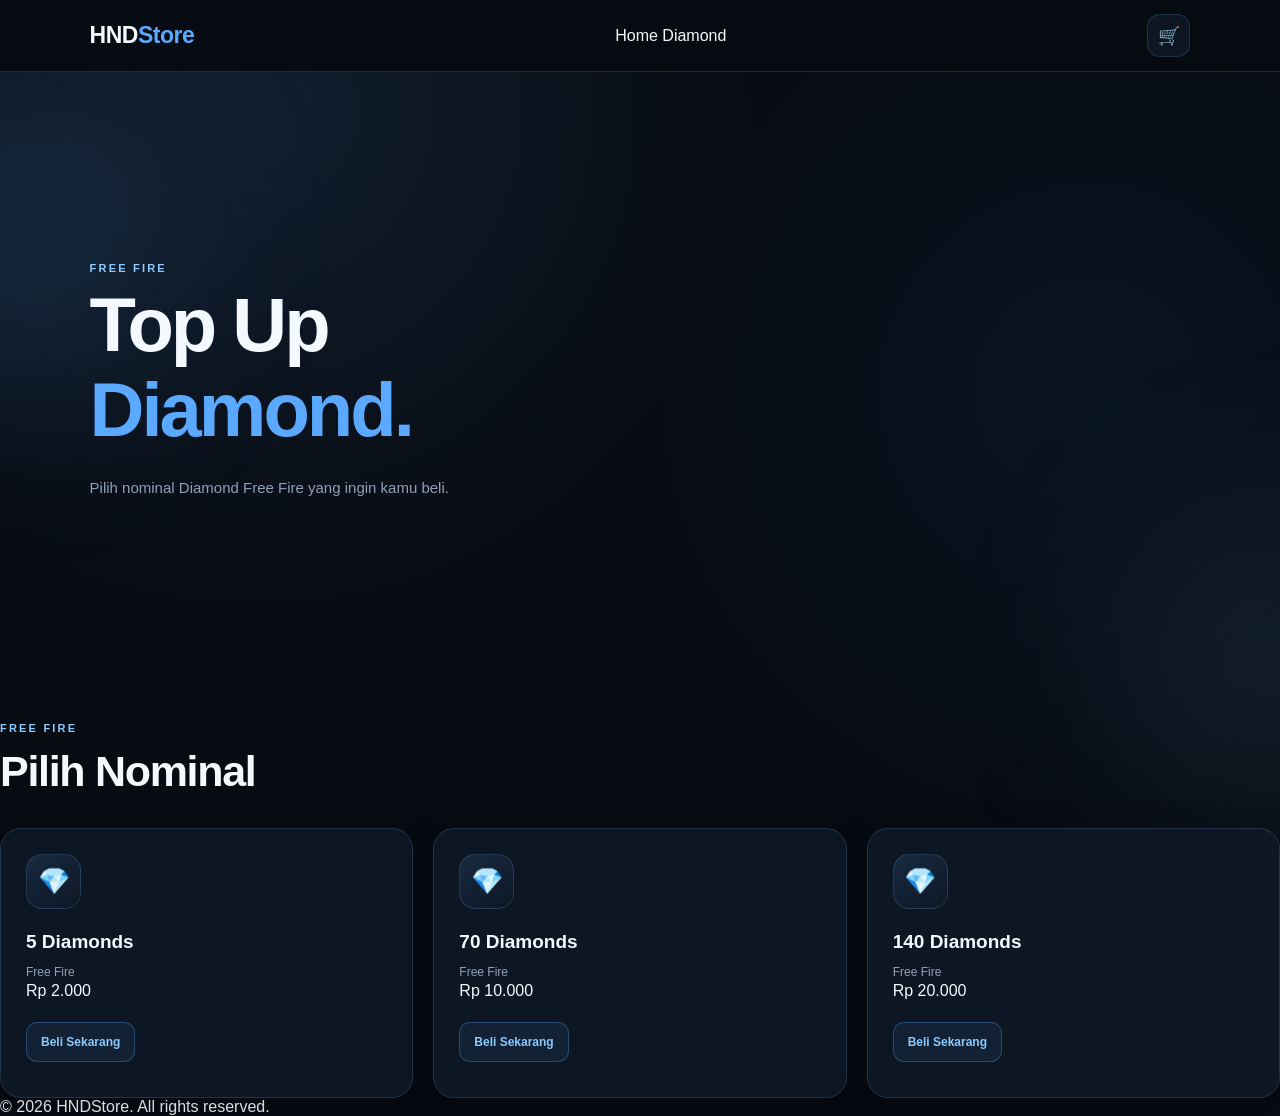
<file: ff.html>
<!DOCTYPE html><html lang="id"><head>
    <meta charset="UTF-8"><meta
    name="viewport"
    content="width=device-width, initial-scale=1.0"
>

<title>Free Fire - HNDStore</title>

<link
    rel="stylesheet"
    href="style.css"
>

</head><body><!-- =========================
     NAVBAR
     ========================= -->

<header class="navbar">

    <div class="logo">
        HND<span>Store</span>
    </div>

    <nav>

        <a href="index.html">
            Home
        </a>

        <a href="#diamond">
            Diamond
        </a>

    </nav>

    <button
        class="cart-button"
        type="button"
    >
        🛒
    </button>

</header>


<!-- =========================
     MAIN
     ========================= -->

<main>

    <!-- HERO -->

    <section class="hero">

        <div class="hero-content">

            <p class="eyebrow">
                FREE FIRE
            </p>

            <h1>
                Top Up
                <span>Diamond.</span>
            </h1>

            <p class="hero-description">
                Pilih nominal Diamond Free Fire
                yang ingin kamu beli.
            </p>

        </div>

    </section>


    <!-- =========================
         DIAMOND
         ========================= -->

    <section
        class="products"
        id="diamond"
    >

        <div class="section-title">

            <p class="eyebrow">
                FREE FIRE
            </p>

            <h2>
                Pilih Nominal
            </h2>

        </div>


        <div class="product-grid">


            <!-- =====================
                 5 DIAMONDS
                 ===================== -->

            <div class="product-card">

                <div class="product-icon">
                    💎
                </div>

                <h3>
                    5 Diamonds
                </h3>

                <p>
                    Free Fire
                </p>

                <span class="price">
                    Rp 2.000
                </span>

                <a
                    href="#"
                    class="product-button"
                >
                    Beli Sekarang
                </a>

            </div>


            <!-- =====================
                 70 DIAMONDS
                 ===================== -->

            <div class="product-card">

                <div class="product-icon">
                    💎
                </div>

                <h3>
                    70 Diamonds
                </h3>

                <p>
                    Free Fire
                </p>

                <span class="price">
                    Rp 10.000
                </span>

                <a
                    href="#"
                    class="product-button"
                >
                    Beli Sekarang
                </a>

            </div>


            <!-- =====================
                 140 DIAMONDS
                 ===================== -->

            <div class="product-card">

                <div class="product-icon">
                    💎
                </div>

                <h3>
                    140 Diamonds
                </h3>

                <p>
                    Free Fire
                </p>

                <span class="price">
                    Rp 20.000
                </span>

                <a
                    href="#"
                    class="product-button"
                >
                    Beli Sekarang
                </a>

            </div>


        </div>

    </section>

</main>


<!-- =========================
     FOOTER
     ========================= -->

<footer>

    <p>
        © 2026 HNDStore. All rights reserved.
    </p>

</footer>


<script src="script.js"></script>

</body></html>
</file>
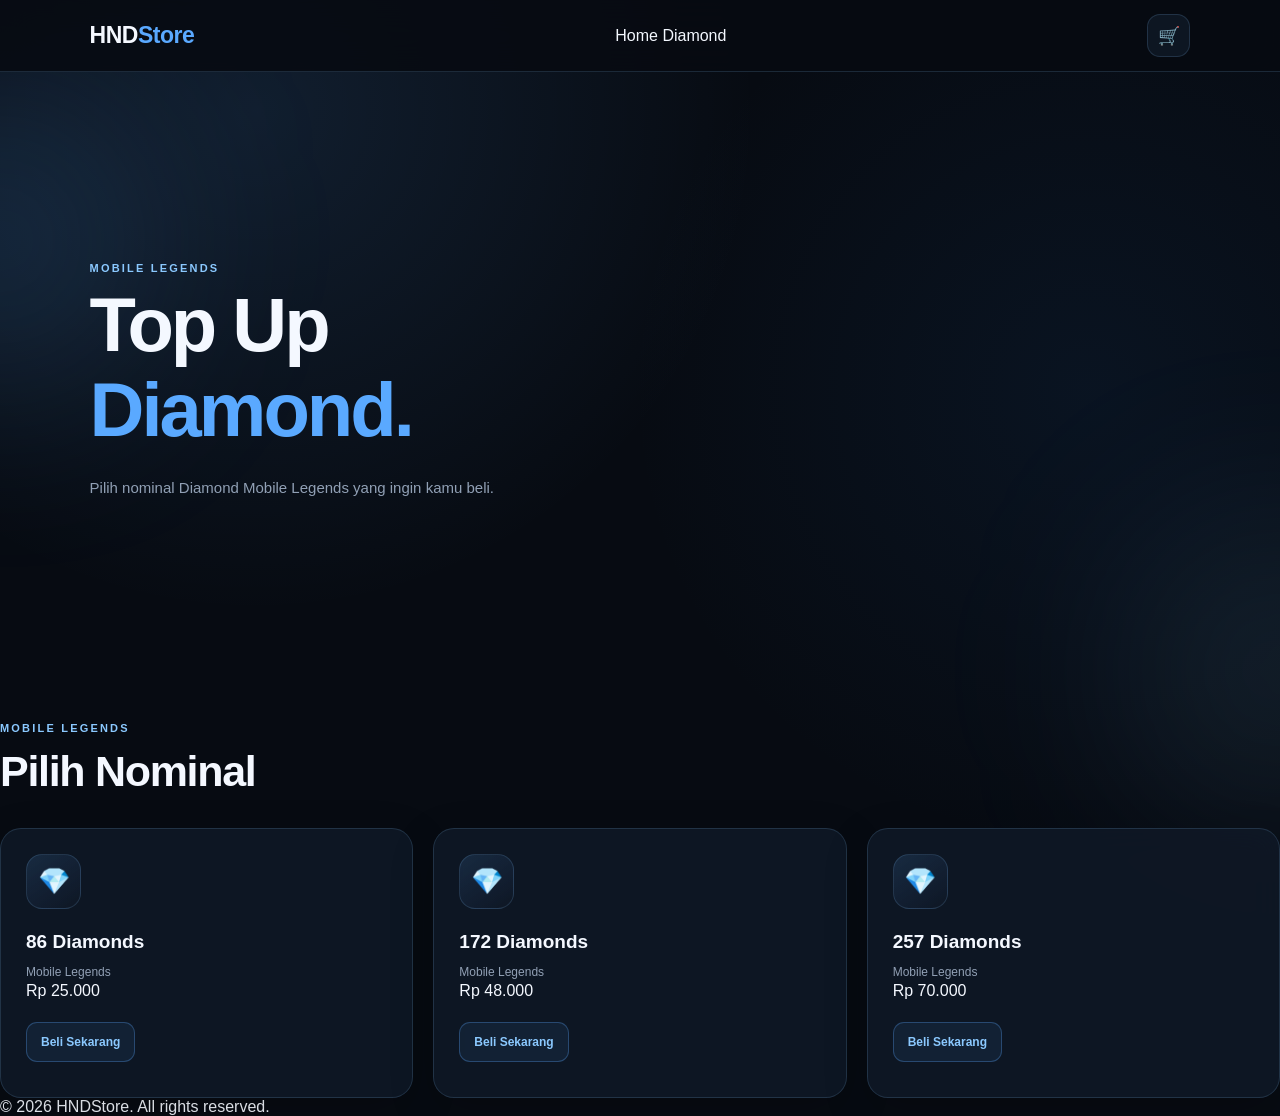
<file: ml.html>
<!DOCTYPE html>
<html lang="id">
<head>
    <meta charset="UTF-8">
    <meta
        name="viewport"
        content="width=device-width, initial-scale=1.0"
    >
    <title>Mobile Legends - HNDStore</title>
    <link rel="stylesheet" href="style.css">
</head>

<body>

    <header class="navbar">

        <div class="logo">
            HND<span>Store</span>
        </div>

        <nav>
            <a href="index.html">Home</a>
            <a href="#diamond">Diamond</a>
        </nav>

        <button
            class="cart-button"
            type="button"
        >
            🛒
        </button>

    </header>

    <main>

        <section class="hero">

            <div class="hero-content">

                <p class="eyebrow">
                    MOBILE LEGENDS
                </p>

                <h1>
                    Top Up
                    <span>Diamond.</span>
                </h1>

                <p class="hero-description">
                    Pilih nominal Diamond Mobile Legends
                    yang ingin kamu beli.
                </p>

            </div>

        </section>

        <section
            class="products"
            id="diamond"
        >

            <div class="section-title">

                <p class="eyebrow">
                    MOBILE LEGENDS
                </p>

                <h2>
                    Pilih Nominal
                </h2>

            </div>

            <div class="product-grid">

                <div class="product-card">

                    <div class="product-icon">
                        💎
                    </div>

                    <h3>
                        86 Diamonds
                    </h3>

                    <p>
                        Mobile Legends
                    </p>

                    <span class="price">
                        Rp 25.000
                    </span>

                    <a
                        href="#"
                        class="product-button"
                    >
                        Beli Sekarang
                    </a>

                </div>

                <div class="product-card">

                    <div class="product-icon">
                        💎
                    </div>

                    <h3>
                        172 Diamonds
                    </h3>

                    <p>
                        Mobile Legends
                    </p>

                    <span class="price">
                        Rp 48.000
                    </span>

                    <a
                        href="#"
                        class="product-button"
                    >
                        Beli Sekarang
                    </a>

                </div>

                <div class="product-card">

                    <div class="product-icon">
                        💎
                    </div>

                    <h3>
                        257 Diamonds
                    </h3>

                    <p>
                        Mobile Legends
                    </p>

                    <span class="price">
                        Rp 70.000
                    </span>

                    <a
                        href="#"
                        class="product-button"
                    >
                        Beli Sekarang
                    </a>

                </div>

            </div>

        </section>

    </main>

    <footer>

        <p>
            © 2026 HNDStore. All rights reserved.
        </p>

    </footer>

    <script src="script.js"></script>

</body>
</html>
</file>
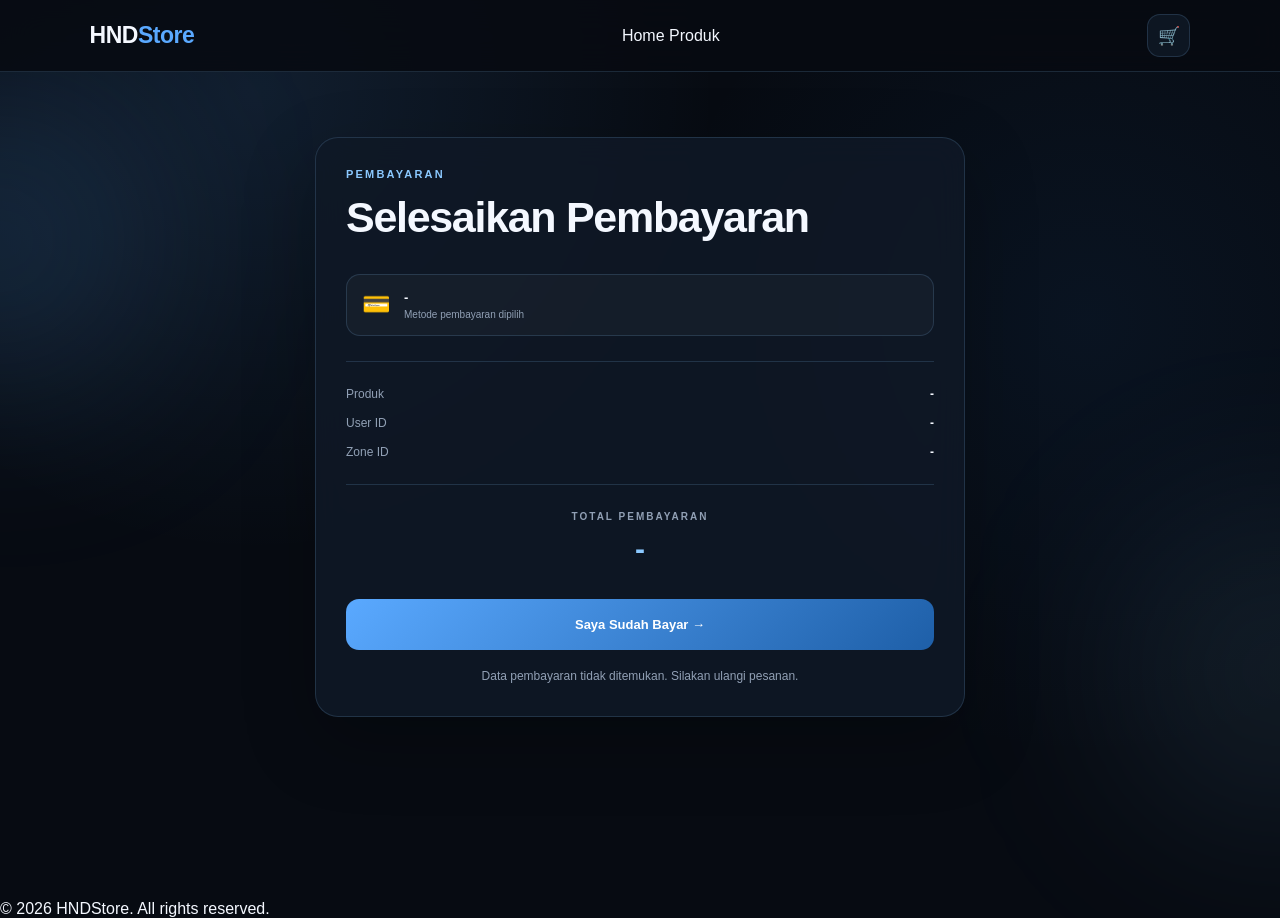
<file: payment.html>
<!DOCTYPE html>
<html lang="id">
<head>
    <meta charset="UTF-8">
    <meta
        name="viewport"
        content="width=device-width, initial-scale=1.0"
    >
    <title>Pembayaran - HNDStore</title>
    <link rel="stylesheet" href="style.css">
</head>

<body>

    <header class="navbar">

        <div class="logo">
            HND<span>Store</span>
        </div>

        <nav>
            <a href="index.html">Home</a>
            <a href="ml.html">Produk</a>
        </nav>

        <button
            class="cart-button"
            type="button"
        >
            🛒
        </button>

    </header>

    <main>

        <section class="checkout-section">

            <div class="checkout-box">

                <div class="section-title">

                    <p class="eyebrow">
                        PEMBAYARAN
                    </p>

                    <h2>
                        Selesaikan Pembayaran
                    </h2>

                </div>

                <div class="selected-payment">

                    <span id="paymentIcon">
                        💳
                    </span>

                    <div>

                        <strong id="paymentMethod">
                            -
                        </strong>

                        <small id="paymentSubtitle">
                            Metode pembayaran dipilih
                        </small>

                    </div>

                </div>

                <div class="checkout-divider"></div>

                <div class="checkout-info">

                    <div class="info-row">

                        <span>
                            Produk
                        </span>

                        <strong id="product">
                            -
                        </strong>

                    </div>

                    <div class="info-row">

                        <span>
                            User ID
                        </span>

                        <strong id="userId">
                            -
                        </strong>

                    </div>

                    <div class="info-row">

                        <span>
                            Zone ID
                        </span>

                        <strong id="zoneId">
                            -
                        </strong>

                    </div>

                </div>

                <div class="checkout-divider"></div>

                <div
                    class="payment-instruction"
                    id="paymentContent"
                >

                    <p class="checkout-label">
                        TOTAL PEMBAYARAN
                    </p>

                    <h2
                        class="payment-total"
                        id="total"
                    >
                        -
                    </h2>

                    <div
                        id="qrisPayment"
                        style="display: none;"
                    >

                        <div class="payment-visual">

                            <div class="payment-glow">
                                📱
                            </div>

                        </div>

                        <h3>
                            Pembayaran QRIS
                        </h3>

                        <p class="payment-note">
                            QRIS HNDStore akan tersedia
                            di sini.
                        </p>

                        <p class="payment-note">
                            Silakan gunakan metode E-Wallet
                            sementara waktu.
                        </p>

                    </div>

                    <div
                        id="ewalletPayment"
                        style="display: none;"
                    >

                        <p class="checkout-label">
                            PILIH E-WALLET
                        </p>

                        <div class="payment-options">

                            <button
                                class="payment-option wallet-option"
                                type="button"
                                data-wallet="DANA"
                            >

                                <span>
                                    💙
                                </span>

                                <div>

                                    <strong>
                                        DANA
                                    </strong>

                                    <small>
                                        Pembayaran melalui DANA
                                    </small>

                                </div>

                            </button>

                            <button
                                class="payment-option wallet-option"
                                type="button"
                                data-wallet="GoPay"
                            >

                                <span>
                                    💚
                                </span>

                                <div>

                                    <strong>
                                        GoPay
                                    </strong>

                                    <small>
                                        Pembayaran melalui GoPay
                                    </small>

                                </div>

                            </button>

                            <button
                                class="payment-option wallet-option"
                                type="button"
                                data-wallet="OVO"
                            >

                                <span>
                                    🟣
                                </span>

                                <div>

                                    <strong>
                                        OVO
                                    </strong>

                                    <small>
                                        Pembayaran melalui OVO
                                    </small>

                                </div>

                            </button>

                        </div>

                        <div
                            id="walletDetail"
                            style="display: none;"
                        >

                            <div class="checkout-divider"></div>

                            <p class="checkout-label">
                                NOMOR PEMBAYARAN
                            </p>

                            <h2 id="walletNumber">
                                085697213657
                            </h2>

                            <p class="payment-note">
                                Transfer sesuai nominal
                                pembayaran di atas.
                            </p>

                        </div>

                    </div>

                </div>

                <button
                    class="pay-button"
                    id="paidButton"
                    type="button"
                >
                    Saya Sudah Bayar →
                </button>

                <p
                    class="payment-message"
                    id="paymentMessage"
                ></p>

            </div>

        </section>

    </main>

    <footer>

        <p>
            © 2026 HNDStore. All rights reserved.
        </p>

    </footer>

    <div
        class="payment-modal"
        id="warningModal"
    >

        <div class="payment-modal-box">

            <div class="success-icon">
                !
            </div>

            <h2 id="warningTitle">
                Pilih Pembayaran
            </h2>

            <p
                class="payment-modal-text"
                id="warningText"
            >
                Silakan pilih metode pembayaran
                terlebih dahulu sebelum melanjutkan.
            </p>

            <button
                class="pay-button"
                id="closeWarning"
                type="button"
            >
                Mengerti
            </button>

        </div>

    </div>

    <script>

        document.addEventListener(
            "DOMContentLoaded",
            function () {

                const checkoutRaw =
                    localStorage.getItem(
                        "hndCheckout"
                    );

                const savedPayment =
                    localStorage.getItem(
                        "hndPaymentMethod"
                    );

                const productElement =
                    document.getElementById(
                        "product"
                    );

                const userIdElement =
                    document.getElementById(
                        "userId"
                    );

                const zoneIdElement =
                    document.getElementById(
                        "zoneId"
                    );

                const totalElement =
                    document.getElementById(
                        "total"
                    );

                const paymentMethodElement =
                    document.getElementById(
                        "paymentMethod"
                    );

                const paymentIcon =
                    document.getElementById(
                        "paymentIcon"
                    );

                const paymentSubtitle =
                    document.getElementById(
                        "paymentSubtitle"
                    );

                const qrisPayment =
                    document.getElementById(
                        "qrisPayment"
                    );

                const ewalletPayment =
                    document.getElementById(
                        "ewalletPayment"
                    );

                const walletOptions =
                    document.querySelectorAll(
                        ".wallet-option"
                    );

                const walletDetail =
                    document.getElementById(
                        "walletDetail"
                    );

                const paidButton =
                    document.getElementById(
                        "paidButton"
                    );

                const paymentMessage =
                    document.getElementById(
                        "paymentMessage"
                    );

                const warningModal =
                    document.getElementById(
                        "warningModal"
                    );

                const warningTitle =
                    document.getElementById(
                        "warningTitle"
                    );

                const warningText =
                    document.getElementById(
                        "warningText"
                    );

                const closeWarning =
                    document.getElementById(
                        "closeWarning"
                    );

                if (
                    !checkoutRaw ||
                    !savedPayment
                ) {

                    paymentMessage.textContent =
                        "Data pembayaran tidak ditemukan. Silakan ulangi pesanan.";

                    paidButton.disabled =
                        true;

                    return;

                }

                let data;

                try {

                    data =
                        JSON.parse(
                            checkoutRaw
                        );

                } catch (error) {

                    paymentMessage.textContent =
                        "Data pesanan tidak valid. Silakan ulangi pesanan.";

                    paidButton.disabled =
                        true;

                    return;

                }

                productElement.textContent =
                    data.product || "-";

                userIdElement.textContent =
                    data.userId || "-";

                zoneIdElement.textContent =
                    data.zoneId || "-";

                totalElement.textContent =
                    data.price || "-";

                let selectedWallet = "";

                if (
                    savedPayment === "QRIS"
                ) {

                    paymentMethodElement.textContent =
                        "QRIS";

                    paymentIcon.textContent =
                        "📱";

                    paymentSubtitle.textContent =
                        "Pembayaran melalui QRIS";

                    qrisPayment.style.display =
                        "block";

                    ewalletPayment.style.display =
                        "none";

                } else {

                    paymentMethodElement.textContent =
                        "E-Wallet";

                    paymentIcon.textContent =
                        "💳";

                    paymentSubtitle.textContent =
                        "Pilih DANA, GoPay, atau OVO";

                    qrisPayment.style.display =
                        "none";

                    ewalletPayment.style.display =
                        "block";

                }

                walletOptions.forEach(
                    function (option) {

                        option.addEventListener(
                            "click",
                            function () {

                                walletOptions.forEach(
                                    function (item) {

                                        item.classList.remove(
                                            "selected"
                                        );

                                    }
                                );

                                option.classList.add(
                                    "selected"
                                );

                                selectedWallet =
                                    option.dataset.wallet;

                                walletDetail.style.display =
                                    "block";

                                paymentMethodElement.textContent =
                                    selectedWallet;

                                paymentIcon.textContent =
                                    selectedWallet === "DANA"
                                        ? "💙"
                                        : selectedWallet === "GoPay"
                                            ? "💚"
                                            : "🟣";

                                paymentSubtitle.textContent =
                                    "Transfer ke nomor HNDStore";

                                paymentMessage.textContent =
                                    "";

                            }
                        );

                    }
                );

                closeWarning.addEventListener(
                    "click",
                    function () {

                        warningModal.classList.remove(
                            "show"
                        );

                    }
                );

                warningModal.addEventListener(
                    "click",
                    function (event) {

                        if (
                            event.target ===
                            warningModal
                        ) {

                            warningModal.classList.remove(
                                "show"
                            );

                        }

                    }
                );

                paidButton.addEventListener(
                    "click",
                    function () {

                        if (
                            savedPayment === "QRIS"
                        ) {

                            warningTitle.textContent =
                                "QRIS Belum Tersedia";

                            warningText.textContent =
                                "QRIS HNDStore belum tersedia. Silakan gunakan DANA, GoPay, atau OVO.";

                            warningModal.classList.add(
                                "show"
                            );

                            return;

                        }

                        if (
                            selectedWallet === ""
                        ) {

                            warningTitle.textContent =
                                "Pilih E-Wallet";

                            warningText.textContent =
                                "Silakan pilih DANA, GoPay, atau OVO terlebih dahulu.";

                            warningModal.classList.add(
                                "show"
                            );

                            return;

                        }

                        localStorage.setItem(
                            "hndPaymentMethod",
                            selectedWallet
                        );

                        localStorage.setItem(
                            "hndPaymentNumber",
                            "085697213657"
                        );

                        window.location.href =
                            "success.html";

                    }
                );

            }
        );

    </script>

</body>
</html>
</file>
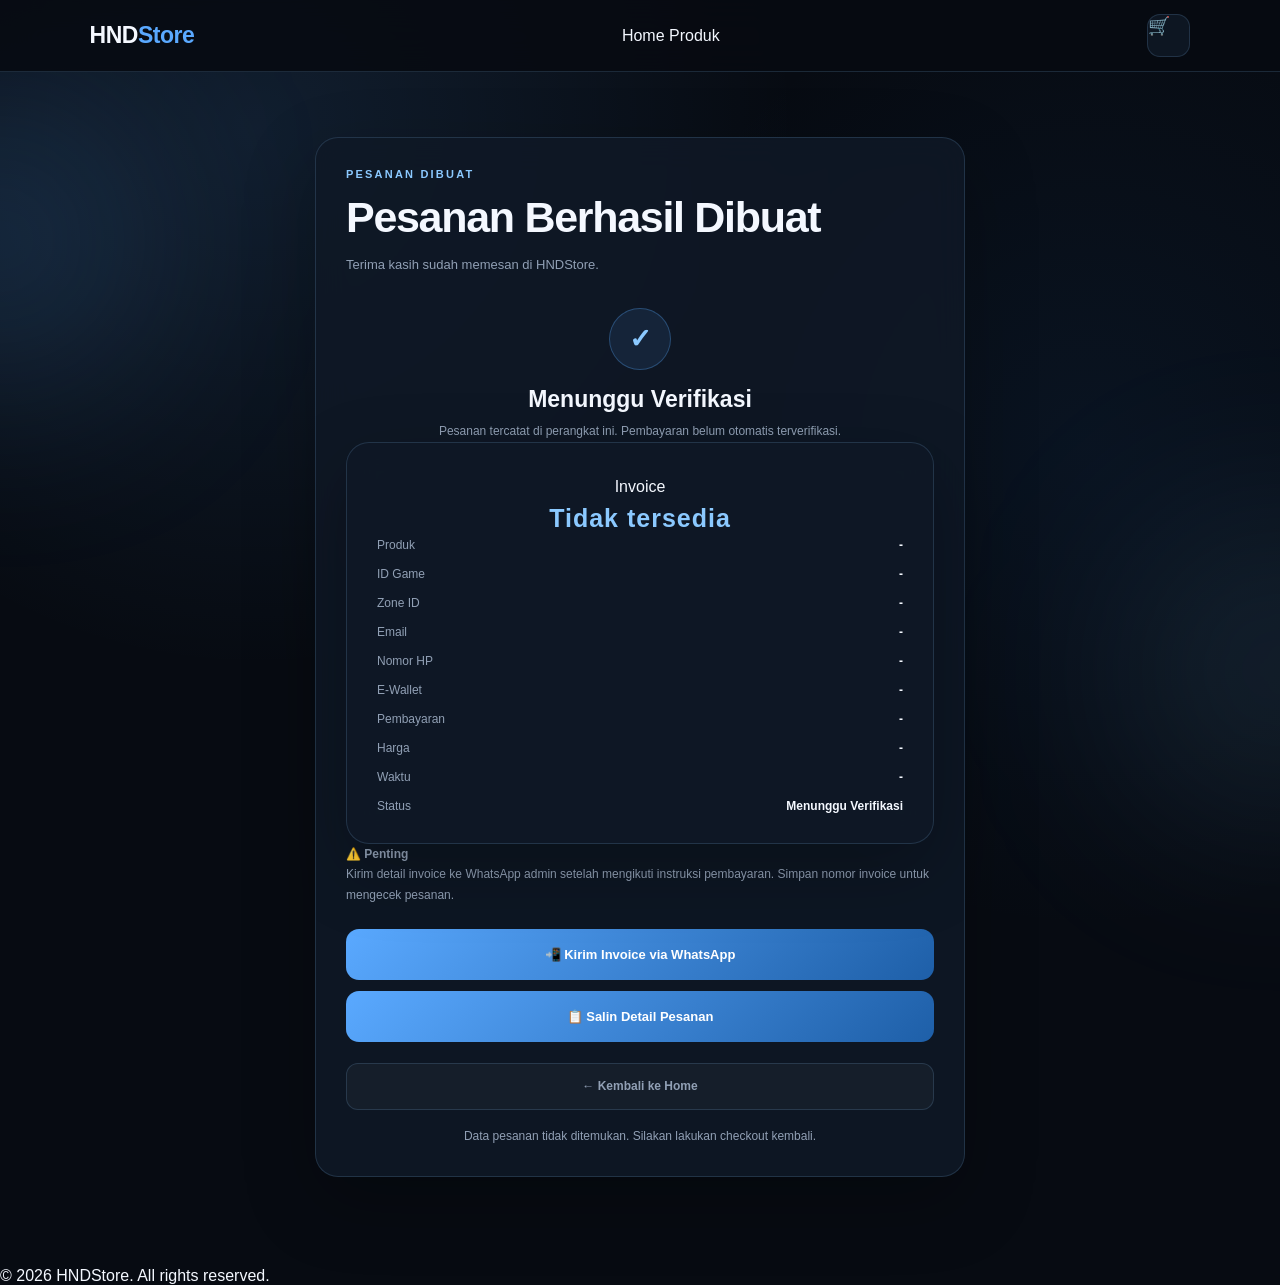
<file: success.html>
<!DOCTYPE html>
<html lang="id">
<head>
    <meta charset="UTF-8">
    <meta name="viewport" content="width=device-width, initial-scale=1.0">
    <title>Pesanan Berhasil - HNDStore</title>
    <link rel="stylesheet" href="style.css">
</head>
<body>
    <header class="navbar">
        <div class="logo">HND<span>Store</span></div>
        <nav>
            <a href="index.html">Home</a>
            <a href="ml.html">Produk</a>
        </nav>
        <a href="index.html" class="cart-button" aria-label="Kembali ke Home">🛒</a>
    </header>

    <main>
        <section class="checkout-section">
            <div class="checkout-box">
                <div class="section-title">
                    <p class="eyebrow">PESANAN DIBUAT</p>
                    <h2>Pesanan Berhasil Dibuat</h2>
                    <p>Terima kasih sudah memesan di HNDStore.</p>
                </div>

                <div class="receipt-success">
                    <div class="receipt-icon">✓</div>
                    <h3>Menunggu Verifikasi</h3>
                    <p>Pesanan tercatat di perangkat ini. Pembayaran belum otomatis terverifikasi.</p>
                </div>

                <div class="receipt-box">
                    <div class="receipt-invoice">
                        <span>Invoice</span>
                        <strong id="invoice">Memuat...</strong>
                    </div>

                    <div class="receipt-info">
                        <div class="receipt-row" id="productRow">
                            <span>Produk</span>
                            <strong id="product">-</strong>
                        </div>
                        <div class="receipt-row" id="gameIdRow">
                            <span>ID Game</span>
                            <strong id="userId">-</strong>
                        </div>
                        <div class="receipt-row" id="zoneRow">
                            <span>Zone ID</span>
                            <strong id="zoneId">-</strong>
                        </div>
                        <div class="receipt-row" id="emailRow">
                            <span>Email</span>
                            <strong id="email">-</strong>
                        </div>
                        <div class="receipt-row" id="phoneRow">
                            <span>Nomor HP</span>
                            <strong id="phone">-</strong>
                        </div>
                        <div class="receipt-row" id="walletRow" hidden>
                            <span>E-Wallet</span>
                            <strong id="wallet">-</strong>
                        </div>
                        <div class="receipt-row">
                            <span>Pembayaran</span>
                            <strong id="payment">-</strong>
                        </div>
                        <div class="receipt-row">
                            <span>Harga</span>
                            <strong id="price">-</strong>
                        </div>
                        <div class="receipt-row">
                            <span>Waktu</span>
                            <strong id="time">-</strong>
                        </div>
                        <div class="receipt-row">
                            <span>Status</span>
                            <strong id="status">Menunggu Verifikasi</strong>
                        </div>
                    </div>
                </div>

                <div class="payment-note">
                    <strong>⚠️ Penting</strong>
                    <p>Kirim detail invoice ke WhatsApp admin setelah mengikuti instruksi pembayaran. Simpan nomor invoice untuk mengecek pesanan.</p>
                </div>

                <div class="receipt-actions">
                    <button class="pay-button" id="whatsappButton" type="button">
                        📲 Kirim Invoice via WhatsApp
                    </button>
                    <button class="pay-button" id="copyReceipt" type="button">
                        📋 Salin Detail Pesanan
                    </button>
                    <a href="index.html" class="receipt-home">
                        ← Kembali ke Home
                    </a>
                </div>

                <p class="payment-message" id="actionMessage" role="status" aria-live="polite"></p>
            </div>
        </section>
    </main>

    <footer>
        <p>© 2026 HNDStore. All rights reserved.</p>
    </footer>

<script>
// @ts-nocheck
"use strict";

document.addEventListener("DOMContentLoaded", function () {
    const CHECKOUT_KEY = "hndCheckout";
    const HISTORY_KEY = "hndHistory";
    const PAYMENT_KEY = "hndPaymentMethod";
    const WHATSAPP_NUMBER = "6285697213657";

    const $ = id => document.getElementById(id);

    function readJSON(key, fallback) {
        try {
            const value = localStorage.getItem(key);
            return value ? JSON.parse(value) : fallback;
        } catch {
            return fallback;
        }
    }

    function saveJSON(key, value) {
        try {
            localStorage.setItem(key, JSON.stringify(value));
            return true;
        } catch {
            return false;
        }
    }

    function text(value) {
        return value === null || value === undefined ||
            String(value).trim() === "" ? "-" : String(value);
    }

    function hideRow(id, value) {
        $(id).hidden = value === null || value === undefined ||
            String(value).trim() === "";
    }

    function rupiah(value) {
        if (value === null || value === undefined || value === "") {
            return "-";
        }

        if (typeof value === "string" &&
            /rp|idr/i.test(value)) {
            return value;
        }

        const amount = Number(String(value).replace(/[^\d.-]/g, ""));
        if (!Number.isFinite(amount)) return String(value);

        return "Rp" + amount.toLocaleString("id-ID");
    }

    function showMessage(message) {
        $("actionMessage").textContent = message;
    }

    const data = readJSON(CHECKOUT_KEY, null);

    if (!data || typeof data !== "object" || Array.isArray(data)) {
        $("invoice").textContent = "Tidak tersedia";
        showMessage("Data pesanan tidak ditemukan. Silakan lakukan checkout kembali.");
        $("whatsappButton").disabled = true;
        $("copyReceipt").disabled = true;
        return;
    }

    const payment = localStorage.getItem(PAYMENT_KEY) ||
        data.wallet || "-";

    const now = new Date();
    let transactionDate = data.createdAt
        ? new Date(data.createdAt)
        : now;

    if (Number.isNaN(transactionDate.getTime())) {
        transactionDate = now;
    }

    if (!data.createdAt) {
        data.createdAt = transactionDate.toISOString();
    }

    // Gunakan invoice yang sudah ada supaya tidak berubah saat refresh.
    let invoice = data.invoice || data.invoiceNumber;

    if (!invoice) {
        const year = transactionDate.getFullYear();
        const month = String(transactionDate.getMonth() + 1).padStart(2, "0");
        const key = "hndInvoiceSequence_" + year + "_" + month;
        let sequence = Number(localStorage.getItem(key)) || 0;
        sequence += 1;

        invoice = "HND-" + year + month + "-" +
            String(sequence).padStart(4, "0");

        try {
            localStorage.setItem(key, String(sequence));
        } catch {
            showMessage("Penyimpanan invoice tidak tersedia.");
            $("whatsappButton").disabled = true;
            $("copyReceipt").disabled = true;
            return;
        }
    }

    // Simpan kedua nama properti untuk kompatibilitas dengan kode lama.
    data.invoice = invoice;
    data.invoiceNumber = invoice;

    if (!saveJSON(CHECKOUT_KEY, data)) {
        showMessage("Invoice gagal disimpan. Periksa penyimpanan browser.");
        $("whatsappButton").disabled = true;
        $("copyReceipt").disabled = true;
        return;
    }

    const isWallet = data.type === "ewallet";
    const product = text(data.product || data.name ||
        (isWallet ? "Top Up E-Wallet" : "-"));
    const userId = text(data.userId);
    const zoneId = text(data.zoneId);
    const email = text(data.email);
    const phone = text(data.phoneInternational || data.phone);
    const wallet = text(data.wallet);
    const amount = data.amount ?? data.price ?? data.total;
    const price = rupiah(isWallet ? (data.total ?? amount) : data.price);
    const dateText = transactionDate.toLocaleString("id-ID", {
        weekday: "long",
        day: "2-digit",
        month: "long",
        year: "numeric",
        hour: "2-digit",
        minute: "2-digit"
    });

    $("invoice").textContent = invoice;
    $("product").textContent = product;
    $("userId").textContent = userId;
    $("zoneId").textContent = zoneId;
    $("email").textContent = email;
    $("phone").textContent = phone;
    $("wallet").textContent = wallet;
    $("payment").textContent = text(payment);
    $("price").textContent = price;
    $("time").textContent = dateText;
    $("status").textContent = "Menunggu Verifikasi";

    hideRow("gameIdRow", data.userId);
    hideRow("zoneRow", data.zoneId);
    hideRow("emailRow", data.email);
    hideRow("phoneRow", data.phoneInternational || data.phone);
    $("walletRow").hidden = !isWallet;

    // Format bersama untuk riwayat pesanan.
    const order = {
        type: data.type || "game",
        invoice: invoice,
        invoiceNumber: invoice,
        product: product,
        game: text(data.game),
        userId: data.userId || "",
        zoneId: data.zoneId || "",
        email: data.email || "",
        phone: data.phoneInternational || data.phone || "",
        payment: payment,
        wallet: data.wallet || "",
        number: data.number || "",
        amount: data.amount ?? "",
        admin: data.admin ?? "",
        total: data.total ?? data.price ?? "",
        price: data.price ?? data.total ?? "",
        createdAt: data.createdAt,
        time: dateText,
        status: "Menunggu Verifikasi"
    };

    const storedHistory = readJSON(HISTORY_KEY, []);
    const history = Array.isArray(storedHistory) ? storedHistory : [];
    const existingIndex = history.findIndex(item =>
        item && (item.invoice === invoice ||
            item.invoiceNumber === invoice)
    );

    if (existingIndex === -1) {
        history.unshift(order);
    } else {
        // Jangan timpa status yang mungkin sudah diperbarui.
        history[existingIndex] = {
            ...order,
            ...history[existingIndex],
            invoice: invoice,
            invoiceNumber: invoice
        };
    }

    if (!saveJSON(HISTORY_KEY, history)) {
        showMessage("Invoice tampil, tetapi riwayat gagal disimpan di perangkat ini.");
    }

    const receiptText = [
        "*PESANAN HNDSTORE*",
        "",
        "🧾 Invoice: " + invoice,
        "📦 Produk: " + product,
        ...(isWallet ? ["👛 E-Wallet: " + wallet] : []),
        ...(data.userId ? ["🎮 ID Game: " + userId] : []),
        ...(data.zoneId ? ["🔐 Zone ID: " + zoneId] : []),
        ...(data.email ? ["📧 Email: " + email] : []),
        ...(data.phoneInternational || data.phone ? ["📱 Nomor HP: " + phone] : []),
        "💳 Pembayaran: " + text(payment),
        "💰 Total: " + price,
        "⏰ Waktu: " + dateText,
        "📌 Status: Menunggu Verifikasi",
        "",
        "Mohon bantu cek pesanan saya. Terima kasih."
    ].join("\n");

    $("whatsappButton").addEventListener("click", function () {
        const url = "https://wa.me/" + WHATSAPP_NUMBER +
            "?text=" + encodeURIComponent(receiptText);
        window.location.href = url;
    });

    $("copyReceipt").addEventListener("click", async function () {
        try {
            if (navigator.clipboard && navigator.clipboard.writeText) {
                await navigator.clipboard.writeText(receiptText);
            } else {
                const area = document.createElement("textarea");
                area.value = receiptText;
                area.style.position = "fixed";
                area.style.opacity = "0";
                document.body.appendChild(area);
                area.select();

                const copied = document.execCommand("copy");
                area.remove();

                if (!copied) throw new Error("Copy gagal");
            }

            showMessage("Detail pesanan berhasil disalin! ✅");
        } catch {
            showMessage("Gagal menyalin otomatis. Silakan coba lagi.");
        }
    });

    console.log("HNDStore invoice:", invoice);
    console.log("HNDStore history:", readJSON(HISTORY_KEY, []));
});
</script>
</body>
</html>
</file>
<file: style.css>
:root {
  --primary: #5aa9ff;
  --primary-dark: #1e5fa8;
  --secondary: #8bc9ff;
  --background: #070b12;
  --surface: rgba(15, 24, 38, .88);
  --surface-light: rgba(25, 39, 60, .82);
  --text: #f4f8ff;
  --muted: #91a0b5;
  --border: rgba(139, 201, 255, .16);
  --glow: rgba(90, 169, 255, .18);
  --danger: #ff8f9b;
}

* {
  margin: 0;
  padding: 0;
  box-sizing: border-box;
}

html {
  scroll-behavior: smooth;
  scroll-padding-top: 85px;
}

body {
  min-height: 100vh;
  overflow-x: hidden;
  background:
    radial-gradient(circle at 20% 10%, rgba(90,169,255,.12), transparent 35%),
    radial-gradient(circle at 85% 35%, rgba(30,95,168,.10), transparent 35%),
    var(--background);
  color: var(--text);
  font-family: Arial, Helvetica, sans-serif;
}

body.menu-open,
body.modal-open {
  overflow: hidden;
}

body::before,
body::after {
  content: "";
  position: fixed;
  z-index: -1;
  border-radius: 50%;
  pointer-events: none;
  filter: blur(100px);
}

body::before {
  width: 280px;
  height: 280px;
  top: 100px;
  left: -140px;
  background: var(--glow);
}

body::after {
  width: 300px;
  height: 300px;
  right: -150px;
  bottom: 80px;
  background: rgba(139,201,255,.1);
}

a {
  color: inherit;
  text-decoration: none;
}

button,
input,
select {
  font: inherit;
}

button {
  cursor: pointer;
}

button:focus-visible,
a:focus-visible,
input:focus-visible,
select:focus-visible,
summary:focus-visible {
  outline: 2px solid var(--secondary);
  outline-offset: 3px;
}

section[id] {
  scroll-margin-top: 88px;
}

/* NAVBAR */

.navbar {
  position: sticky;
  top: 0;
  z-index: 500;
  width: 100%;
  min-height: 72px;
  padding: 0 7%;
  display: flex;
  align-items: center;
  justify-content: space-between;
  gap: 24px;
  background: rgba(7,11,18,.88);
  backdrop-filter: blur(18px);
  -webkit-backdrop-filter: blur(18px);
  border-bottom: 1px solid var(--border);
}

.logo {
  font-size: 23px;
  font-weight: 800;
  letter-spacing: -.5px;
  white-space: nowrap;
}

.logo span {
  color: var(--primary);
}

.desktop-nav {
  display: flex;
  align-items: center;
  gap: 30px;
}

.desktop-nav a {
  color: var(--muted);
  font-size: 14px;
  transition: color .2s ease;
}

.desktop-nav a:hover {
  color: var(--text);
}

.nav-actions {
  display: flex;
  align-items: center;
  gap: 10px;
}

.cart-button,
.hamburger {
  width: 43px;
  height: 43px;
  border: 1px solid var(--border);
  border-radius: 13px;
  background: var(--surface);
  color: var(--text);
  transition: .2s ease;
}

.cart-button {
  font-size: 18px;
}

.cart-button:hover,
.hamburger:hover {
  border-color: rgba(90,169,255,.55);
  background: var(--surface-light);
  transform: translateY(-1px);
}

.hamburger {
  display: flex;
  flex-direction: column;
  justify-content: center;
  align-items: center;
  gap: 5px;
}

.hamburger span {
  display: block;
  width: 19px;
  height: 2px;
  border-radius: 5px;
  background: var(--text);
  transition: transform .2s ease, opacity .2s ease;
}

.hamburger.active span:first-child {
  transform: translateY(7px) rotate(45deg);
}

.hamburger.active span:nth-child(2) {
  opacity: 0;
}

.hamburger.active span:last-child {
  transform: translateY(-7px) rotate(-45deg);
}

/* HAMBURGER PANEL */

.menu-backdrop {
  position: fixed;
  inset: 0;
  z-index: 600;
  background: rgba(0,0,0,.58);
  backdrop-filter: blur(4px);
  opacity: 0;
  visibility: hidden;
  transition: opacity .25s ease, visibility .25s ease;
}

.menu-backdrop.show {
  opacity: 1;
  visibility: visible;
}

.menu-panel {
  position: fixed;
  top: 0;
  right: 0;
  z-index: 601;
  width: min(390px, 90vw);
  height: 100dvh;
  overflow-y: auto;
  padding: 28px 22px;
  border-left: 1px solid var(--border);
  background: linear-gradient(160deg, #111e30, #080d15 75%);
  box-shadow: -20px 0 70px rgba(0,0,0,.35);
  transform: translateX(105%);
  visibility: hidden;
  transition: transform .28s ease, visibility .28s ease;
}

.menu-panel.show {
  transform: translateX(0);
  visibility: visible;
}

.menu-heading {
  display: flex;
  align-items: flex-start;
  justify-content: space-between;
  gap: 12px;
  margin-bottom: 23px;
}

.menu-heading h2 {
  font-size: 23px;
}

.menu-close,
.ewallet-close {
  width: 38px;
  height: 38px;
  flex-shrink: 0;
  border: 1px solid var(--border);
  border-radius: 12px;
  background: rgba(255,255,255,.05);
  color: var(--text);
  font-size: 25px;
  line-height: 1;
  display: flex;
  align-items: center;
  justify-content: center;
}

.menu-close:hover,
.ewallet-close:hover {
  background: rgba(255,255,255,.12);
}

.menu-link {
  display: flex;
  align-items: center;
  gap: 14px;
  padding: 14px 12px;
  margin-bottom: 7px;
  border: 1px solid transparent;
  border-radius: 14px;
  transition: background .2s ease, border-color .2s ease;
}

.menu-link:hover {
  background: rgba(90,169,255,.08);
  border-color: var(--border);
}

.menu-link > span:first-child {
  width: 42px;
  height: 42px;
  flex-shrink: 0;
  display: flex;
  align-items: center;
  justify-content: center;
  border: 1px solid var(--border);
  border-radius: 12px;
  background: rgba(90,169,255,.08);
  font-size: 20px;
}

.menu-link strong,
.menu-link small {
  display: block;
}

.menu-link strong {
  font-size: 14px;
}

.menu-link small {
  margin-top: 4px;
  color: var(--muted);
  font-size: 11px;
  line-height: 1.4;
}

.menu-footnote {
  margin-top: 20px;
  padding-top: 18px;
  border-top: 1px solid var(--border);
  color: var(--muted);
  font-size: 11px;
  text-align: center;
}

/* GENERAL */

main {
  width: 100%;
}

.eyebrow {
  margin-bottom: 13px;
  color: var(--secondary);
  font-size: 11px;
  font-weight: 800;
  letter-spacing: 2.2px;
}

.hero {
  min-height: 650px;
  padding: 85px 7%;
  display: flex;
  align-items: center;
  justify-content: space-between;
  gap: 35px;
  position: relative;
  overflow: hidden;
}

.hero-content {
  width: min(720px, 100%);
  position: relative;
  z-index: 2;
}

.hero h1 {
  max-width: 700px;
  font-size: clamp(45px, 7vw, 76px);
  line-height: .99;
  letter-spacing: -3px;
  font-weight: 850;
}

.hero h1 span {
  display: block;
  margin-top: 9px;
  color: var(--primary);
}

.hero-description {
  max-width: 580px;
  margin: 27px 0 30px;
  color: var(--muted);
  font-size: 15px;
  line-height: 1.85;
}

.hero-actions {
  display: flex;
  flex-wrap: wrap;
  gap: 12px;
}

.button {
  min-height: 49px;
  padding: 0 22px;
  display: inline-flex;
  align-items: center;
  justify-content: center;
  border: 1px solid transparent;
  border-radius: 13px;
  background: linear-gradient(135deg,var(--primary),var(--primary-dark));
  color: #fff;
  font-size: 13px;
  font-weight: 800;
  box-shadow: 0 10px 35px rgba(30,95,168,.23);
  transition: transform .2s ease, box-shadow .2s ease;
}

.button:hover {
  transform: translateY(-2px);
  box-shadow: 0 15px 40px rgba(30,95,168,.34);
}

.button-secondary {
  border-color: var(--border);
  background: rgba(255,255,255,.04);
  box-shadow: none;
}

.hero-tags {
  display: flex;
  flex-wrap: wrap;
  gap: 9px;
  margin-top: 28px;
}

.hero-tags span {
  padding: 9px 12px;
  border: 1px solid var(--border);
  border-radius: 99px;
  background: rgba(255,255,255,.025);
  color: var(--muted);
  font-size: 11px;
}

.hero-decoration {
  width: 300px;
  height: 300px;
  flex-shrink: 0;
  position: relative;
  display: flex;
  align-items: center;
  justify-content: center;
}

.hero-orb {
  width: 220px;
  height: 220px;
  display: flex;
  align-items: center;
  justify-content: center;
  border: 1px solid rgba(139,201,255,.35);
  border-radius: 50%;
  background: radial-gradient(circle at 30% 25%,rgba(90,169,255,.35),rgba(15,24,38,.45) 70%);
  box-shadow: 0 0 80px rgba(90,169,255,.13), inset 0 0 35px rgba(90,169,255,.12);
  font-size: 37px;
  font-weight: 900;
  letter-spacing: -2px;
}

.hero-orb span {
  color: var(--primary);
}

.floating-chip {
  position: absolute;
  padding: 11px 14px;
  border: 1px solid var(--border);
  border-radius: 13px;
  background: rgba(15,24,38,.92);
  box-shadow: 0 10px 30px rgba(0,0,0,.25);
  font-size: 12px;
  font-weight: 700;
}

.chip-one {
  top: 35px;
  right: 0;
}

.chip-two {
  bottom: 35px;
  left: 0;
}

.section {
  padding: 75px 7% 90px;
}

.section-title {
  max-width: 700px;
  margin-bottom: 32px;
}

.section-title h2 {
  font-size: clamp(29px,4.5vw,43px);
  line-height: 1.13;
  letter-spacing: -1.3px;
}

.section-title > p:not(.eyebrow) {
  margin-top: 12px;
  color: var(--muted);
  font-size: 13px;
  line-height: 1.75;
}

.product-grid {
  display: grid;
  grid-template-columns: repeat(3,minmax(0,1fr));
  gap: 20px;
}

.product-card {
  min-width: 0;
  min-height: 270px;
  padding: 25px;
  display: flex;
  flex-direction: column;
  align-items: flex-start;
  border: 1px solid var(--border);
  border-radius: 21px;
  background: var(--surface);
  backdrop-filter: blur(16px);
  -webkit-backdrop-filter: blur(16px);
  box-shadow: 0 15px 45px rgba(0,0,0,.18);
  transition: transform .25s ease, border-color .25s ease, background .25s ease;
}

.product-card:hover {
  transform: translateY(-5px);
  border-color: rgba(90,169,255,.4);
  background: var(--surface-light);
}

.product-icon {
  width: 55px;
  height: 55px;
  margin-bottom: 22px;
  display: flex;
  align-items: center;
  justify-content: center;
  border: 1px solid var(--border);
  border-radius: 16px;
  background: linear-gradient(145deg,rgba(90,169,255,.14),rgba(15,24,38,.65));
  font-size: 26px;
}

.product-card h3 {
  margin-bottom: 9px;
  font-size: 19px;
}

.product-card p {
  color: var(--muted);
  font-size: 12px;
  line-height: 1.7;
}

.product-button {
  min-height: 40px;
  margin-top: auto;
  padding: 10px 14px;
  display: inline-flex;
  align-items: center;
  justify-content: center;
  border: 1px solid rgba(90,169,255,.3);
  border-radius: 11px;
  background: rgba(90,169,255,.08);
  color: var(--secondary);
  font-size: 12px;
  font-weight: 700;
  transition: .2s ease;
}

.product-card .product-button {
  margin-top: 22px;
}

.product-button:hover {
  border-color: rgba(90,169,255,.55);
  background: rgba(90,169,255,.16);
}

.status-pill {
  margin-top: 22px;
  padding: 9px 12px;
  border: 1px solid var(--border);
  border-radius: 10px;
  color: var(--muted);
  font-size: 11px;
  font-weight: 700;
}

.section-note {
  margin-top: 18px;
  color: var(--muted);
  font-size: 11px;
  line-height: 1.7;
}

/* FEATURE SECTIONS */

.feature-section {
  padding-top: 55px;
  padding-bottom: 70px;
}

.info-card {
  display: flex;
  align-items: flex-start;
  gap: 17px;
  padding: 24px;
  border: 1px solid var(--border);
  border-radius: 19px;
  background: var(--surface);
}

.info-card-icon {
  width: 49px;
  height: 49px;
  flex-shrink: 0;
  display: flex;
  align-items: center;
  justify-content: center;
  border: 1px solid var(--border);
  border-radius: 14px;
  background: rgba(90,169,255,.08);
  font-size: 22px;
}

.info-card h3 {
  margin-bottom: 9px;
  font-size: 17px;
}

.info-card p {
  color: var(--muted);
  font-size: 13px;
  line-height: 1.8;
}

.info-card .section-note {
  margin-bottom: 0;
}

.lookup-form {
  padding: 22px;
  border: 1px solid var(--border);
  border-radius: 17px;
  background: var(--surface);
}

.lookup-form label {
  display: block;
  margin-bottom: 10px;
  font-size: 12px;
  font-weight: 700;
}

.lookup-row {
  display: flex;
  gap: 10px;
}

.lookup-row input {
  flex: 1;
  min-width: 0;
}

.lookup-row input,
.modal-box input,
.modal-box select,
.ewallet-field input,
.ewallet-field select {
  min-height: 48px;
  padding: 0 14px;
  border: 1px solid var(--border);
  border-radius: 12px;
  outline: none;
  background: rgba(255,255,255,.04);
  color: var(--text);
  font-size: 13px;
}

input::placeholder {
  color: #718198;
}

input:focus,
select:focus {
  border-color: rgba(90,169,255,.7);
}

.result-panel {
  margin-top: 15px;
  padding: 18px;
  border: 1px solid var(--border);
  border-radius: 15px;
  background: rgba(255,255,255,.025);
  overflow-wrap: anywhere;
}

.muted {
  color: var(--muted);
  font-size: 12px;
  line-height: 1.7;
}

.result-details {
  display: grid;
  gap: 12px;
}

.result-row {
  display: flex;
  justify-content: space-between;
  gap: 15px;
  font-size: 12px;
}

.result-row span {
  color: var(--muted);
}

.result-row strong {
  max-width: 65%;
  text-align: right;
  overflow-wrap: anywhere;
}

.history-list {
  display: grid;
  gap: 12px;
}

.history-item {
  padding: 18px;
  border: 1px solid var(--border);
  border-radius: 16px;
  background: var(--surface);
}

.history-item-head {
  display: flex;
  align-items: flex-start;
  justify-content: space-between;
  gap: 15px;
  margin-bottom: 12px;
}

.history-item h3 {
  font-size: 14px;
}

.history-item small {
  display: block;
  margin-top: 5px;
  color: var(--muted);
  font-size: 10px;
}

.history-item p {
  margin-top: 7px;
  color: var(--muted);
  font-size: 12px;
  line-height: 1.6;
  overflow-wrap: anywhere;
}

.history-item strong {
  font-size: 13px;
}

.empty-state {
  padding: 32px 20px;
  border: 1px dashed var(--border);
  border-radius: 16px;
  color: var(--muted);
  text-align: center;
}

.empty-state span {
  display: block;
  margin-bottom: 10px;
  font-size: 28px;
}

.empty-state p {
  font-size: 12px;
}

.text-button {
  margin-top: 15px;
  padding: 10px 0;
  border: 0;
  background: transparent;
  color: var(--muted);
  font-size: 12px;
  text-decoration: underline;
}

.text-button:hover {
  color: var(--text);
}

.faq-list {
  display: grid;
  gap: 10px;
}

.faq-item {
  padding: 18px 20px;
  border: 1px solid var(--border);
  border-radius: 15px;
  background: var(--surface);
}

.faq-item summary {
  cursor: pointer;
  font-size: 13px;
  font-weight: 700;
  line-height: 1.6;
}

.faq-item p {
  padding-top: 13px;
  color: var(--muted);
  font-size: 12px;
  line-height: 1.8;
}

.legal-grid {
  display: grid;
  grid-template-columns: repeat(2,minmax(0,1fr));
  gap: 17px;
}

.legal-card {
  padding: 23px;
  border: 1px solid var(--border);
  border-radius: 18px;
  background: var(--surface);
}

.legal-card h3 {
  margin-bottom: 15px;
  font-size: 16px;
}

.legal-card ul {
  padding-left: 18px;
  color: var(--muted);
  font-size: 12px;
  line-height: 1.85;
}

.legal-card li + li {
  margin-top: 9px;
}

/* FOOTER */

.site-footer {
  padding: 36px 7%;
  border-top: 1px solid var(--border);
  text-align: center;
}

.site-footer > p {
  margin-top: 9px;
  color: var(--muted);
  font-size: 12px;
}

.footer-links {
  display: flex;
  justify-content: center;
  flex-wrap: wrap;
  gap: 19px;
  margin: 19px 0;
}

.footer-links a {
  color: var(--muted);
  font-size: 11px;
}

.footer-links a:hover {
  color: var(--text);
}

.site-footer > small {
  color: var(--muted);
  font-size: 10px;
}

/* GAME ORDER MODAL - COMPATIBLE WITH ml.html AND ff.html */

.order-modal {
  position: fixed;
  inset: 0;
  z-index: 1000;
  padding: 18px;
  display: flex;
  align-items: center;
  justify-content: center;
  overflow-y: auto;
  background: rgba(0,0,0,.72);
  backdrop-filter: blur(8px);
  -webkit-backdrop-filter: blur(8px);
}

.modal-box {
  width: min(450px,100%);
  max-height: 94vh;
  overflow-y: auto;
  padding: 28px;
  position: relative;
  border: 1px solid var(--border);
  border-radius: 22px;
  background: linear-gradient(145deg,rgba(18,30,48,.98),rgba(8,14,23,.98));
  box-shadow: 0 30px 80px rgba(0,0,0,.5);
}

.modal-close {
  position: absolute;
  top: 13px;
  right: 14px;
  width: 35px;
  height: 35px;
  border: 0;
  border-radius: 10px;
  background: rgba(255,255,255,.05);
  color: var(--muted);
  font-size: 24px;
}

.modal-close:hover {
  color: var(--text);
  background: rgba(255,255,255,.1);
}

.modal-box h2 {
  margin-bottom: 8px;
  padding-right: 30px;
  font-size: 25px;
}

.modal-price {
  margin-bottom: 22px;
  color: var(--secondary);
  font-size: 20px;
  font-weight: 800;
}

.form-group {
  margin-bottom: 13px;
}

.form-group label {
  display: block;
  margin-bottom: 8px;
  color: var(--text);
  font-size: 12px;
  font-weight: 700;
}

.modal-box input,
.modal-box select {
  width: 100%;
  margin-bottom: 0;
}

.modal-box select {
  color-scheme: dark;
}

.modal-box input:focus,
.modal-box select:focus {
  background: rgba(90,169,255,.05);
  box-shadow: 0 0 0 3px rgba(90,169,255,.08);
}

.form-error {
  min-height: 18px;
  margin: 6px 0 12px;
  color: var(--danger);
  font-size: 11px;
  line-height: 1.5;
}

.modal-submit,
.continue-button {
  width: 100%;
  min-height: 50px;
  border: 0;
  border-radius: 13px;
  background: linear-gradient(135deg,var(--primary),var(--primary-dark));
  color: white;
  font-size: 13px;
  font-weight: 800;
}

/* PHONE FIELD */

.phone-field {
  width: 100%;
  min-height: 49px;
  display: flex;
  align-items: center;
  border: 1px solid var(--border);
  border-radius: 12px;
  background: rgba(255,255,255,.04);
}

.phone-country-code {
  flex-shrink: 0;
  padding-left: 14px;
  padding-right: 8px;
  color: var(--text);
  font-size: 13px;
  font-weight: 700;
  pointer-events: none;
}

.phone-field input {
  width: 100% !important;
  min-width: 0;
  height: 47px;
  padding: 0 12px 0 2px !important;
  border: 0 !important;
  outline: 0 !important;
  background: transparent !important;
  box-shadow: none !important;
}

.phone-field:focus-within {
  border-color: rgba(90,169,255,.7);
  box-shadow: 0 0 0 3px rgba(90,169,255,.08);
}

.phone-hint {
  display: block;
  margin-top: 7px;
  color: var(--muted);
  font-size: 10px;
}

/* CHECKOUT / PAYMENT / RECEIPT COMPATIBILITY */

.checkout-section {
  min-height: calc(100vh - 72px);
  padding: 65px 7% 90px;
}

.checkout-box,
.receipt-box {
  width: min(650px,100%);
  margin: 0 auto;
  padding: 30px;
  border: 1px solid var(--border);
  border-radius: 23px;
  background: var(--surface);
  backdrop-filter: blur(16px);
  -webkit-backdrop-filter: blur(16px);
  box-shadow: 0 25px 70px rgba(0,0,0,.25);
}

.checkout-product,
.receipt-success {
  text-align: center;
}

.checkout-label,
.receipt-label {
  color: var(--muted);
  font-size: 10px;
  font-weight: 800;
  letter-spacing: 2px;
}

.checkout-product h3 {
  margin-top: 10px;
  font-size: 24px;
}

.checkout-price {
  margin-top: 8px;
  color: var(--secondary);
  font-size: 20px;
  font-weight: 800;
}

.checkout-divider {
  width: 100%;
  height: 1px;
  margin: 25px 0;
  background: var(--border);
}

.checkout-info,
.receipt-info {
  display: flex;
  flex-direction: column;
  gap: 15px;
}

.info-row,
.receipt-row {
  display: flex;
  align-items: flex-start;
  justify-content: space-between;
  gap: 18px;
}

.info-row span,
.receipt-row span {
  color: var(--muted);
  font-size: 12px;
}

.info-row strong,
.receipt-row strong {
  max-width: 62%;
  font-size: 12px;
  text-align: right;
  overflow-wrap: anywhere;
}

.payment-section {
  margin-top: 5px;
}

.payment-options {
  display: grid;
  grid-template-columns: repeat(2,minmax(0,1fr));
  gap: 12px;
  margin-top: 15px;
}

.payment-option {
  min-height: 72px;
  padding: 13px;
  display: flex;
  align-items: center;
  gap: 12px;
  border: 1px solid var(--border);
  border-radius: 14px;
  background: rgba(255,255,255,.03);
  color: var(--text);
  text-align: left;
}

.payment-option:hover,
.payment-option.selected {
  border-color: rgba(90,169,255,.65);
  background: rgba(90,169,255,.1);
}

.payment-option > span:first-child {
  font-size: 22px;
}

.payment-option strong,
.payment-option small,
.selected-payment strong,
.selected-payment small {
  display: block;
}

.payment-option strong,
.selected-payment strong {
  margin-bottom: 4px;
  font-size: 13px;
}

.payment-option small,
.selected-payment small {
  color: var(--muted);
  font-size: 10px;
}

.selected-payment {
  margin-top: 15px;
  padding: 15px;
  display: flex;
  align-items: center;
  gap: 13px;
  border: 1px solid var(--border);
  border-radius: 14px;
  background: rgba(255,255,255,.03);
}

.selected-payment > span {
  font-size: 23px;
}

.pay-button {
  width: 100%;
  min-height: 51px;
  margin-top: 23px;
  border: 0;
  border-radius: 13px;
  background: linear-gradient(135deg,var(--primary),var(--primary-dark));
  color: #fff;
  font-size: 13px;
  font-weight: 800;
}

.pay-button:hover,
.modal-submit:hover,
.continue-button:hover {
  filter: brightness(1.08);
}

.empty-checkout {
  padding: 24px 0;
  text-align: center;
}

.empty-checkout h3 {
  margin-bottom: 10px;
  font-size: 21px;
}

.empty-checkout p {
  margin-bottom: 22px;
  color: var(--muted);
  font-size: 12px;
  line-height: 1.7;
}

.payment-instruction {
  margin-top: 26px;
  text-align: center;
}

.payment-visual {
  display: flex;
  justify-content: center;
  margin-bottom: 23px;
}

.payment-glow {
  width: 88px;
  height: 88px;
  display: flex;
  align-items: center;
  justify-content: center;
  border: 1px solid rgba(90,169,255,.25);
  border-radius: 23px;
  background: radial-gradient(circle,rgba(90,169,255,.18),rgba(15,24,38,.65));
  font-size: 36px;
}

.payment-total {
  margin: 10px 0;
  color: var(--secondary);
  font-size: 30px;
}

.payment-note,
.payment-message {
  color: var(--muted);
  font-size: 12px;
  line-height: 1.7;
}

.payment-note {
  margin-bottom: 23px;
}

.payment-message {
  margin-top: 16px;
  text-align: center;
}

.payment-modal {
  position: fixed;
  inset: 0;
  z-index: 1100;
  padding: 18px;
  display: none;
  align-items: center;
  justify-content: center;
  overflow-y: auto;
  background: rgba(0,0,0,.75);
  backdrop-filter: blur(8px);
}

.payment-modal.show {
  display: flex;
}

.payment-modal-box {
  width: min(450px,100%);
  max-height: 94vh;
  overflow-y: auto;
  padding: 27px;
  position: relative;
  border: 1px solid var(--border);
  border-radius: 22px;
  background: linear-gradient(145deg,#121e30,#080e17);
  text-align: center;
}

.payment-modal-box > .ewallet-close {
  position: absolute;
  top: 12px;
  right: 12px;
}

.payment-modal-box h2 {
  margin-bottom: 8px;
  font-size: 23px;
}

.payment-modal-text {
  color: var(--muted);
  font-size: 12px;
  line-height: 1.7;
}

.success-icon,
.receipt-icon {
  width: 62px;
  height: 62px;
  margin: 16px auto;
  display: flex;
  align-items: center;
  justify-content: center;
  border: 1px solid rgba(90,169,255,.3);
  border-radius: 50%;
  background: rgba(90,169,255,.1);
  color: var(--secondary);
  font-size: 27px;
  font-weight: 800;
}

.payment-summary {
  margin-top: 20px;
  padding: 15px;
  display: flex;
  flex-direction: column;
  gap: 13px;
  border: 1px solid var(--border);
  border-radius: 14px;
  background: rgba(255,255,255,.03);
  text-align: left;
}

.payment-summary div {
  display: flex;
  justify-content: space-between;
  gap: 14px;
}

.payment-summary span {
  color: var(--muted);
  font-size: 11px;
}

.payment-summary strong {
  max-width: 62%;
  font-size: 12px;
  text-align: right;
  overflow-wrap: anywhere;
}

.receipt-success h3 {
  margin-bottom: 8px;
  font-size: 23px;
}

.receipt-success p {
  color: var(--muted);
  font-size: 12px;
  line-height: 1.7;
}

.receipt-invoice {
  padding: 5px 0;
  text-align: center;
}

.receipt-invoice strong {
  display: block;
  margin-top: 8px;
  color: var(--secondary);
  font-size: 25px;
  letter-spacing: 1px;
  overflow-wrap: anywhere;
}

.status-success {
  color: var(--secondary);
}

.receipt-footer {
  text-align: center;
}

.receipt-footer p {
  margin-bottom: 7px;
  font-size: 12px;
}

.receipt-footer small {
  color: var(--muted);
  font-size: 10px;
}

.receipt-actions {
  display: flex;
  flex-direction: column;
  gap: 11px;
  margin-top: 24px;
}

.receipt-actions .pay-button {
  margin-top: 0;
}

.receipt-home {
  width: 100%;
  min-height: 47px;
  margin-top: 10px;
  display: flex;
  align-items: center;
  justify-content: center;
  border: 1px solid var(--border);
  border-radius: 12px;
  background: rgba(255,255,255,.035);
  color: var(--muted);
  font-size: 12px;
  font-weight: 700;
}

/* E-WALLET MODAL */

.ewallet-modal {
  position: fixed;
  inset: 0;
  z-index: 999;
  padding: 16px;
  display: flex;
  align-items: center;
  justify-content: center;
  overflow-y: auto;
  background: rgba(5,5,8,.82);
  backdrop-filter: blur(8px);
  opacity: 0;
  visibility: hidden;
  pointer-events: none;
  transition: opacity .25s ease, visibility .25s ease;
}

.ewallet-modal.show {
  opacity: 1;
  visibility: visible;
  pointer-events: auto;
}

.ewallet-box {
  position: relative;
  width: 100%;
  max-width: 450px;
  max-height: 94vh;
  overflow-y: auto;
  padding: 27px;
  border: 1px solid var(--border);
  border-radius: 22px;
  background: linear-gradient(145deg,#171e2a,#10141c);
  box-shadow: 0 25px 80px rgba(0,0,0,.55);
  transform: translateY(15px) scale(.98);
  transition: transform .25s ease;
}

.ewallet-modal.show .ewallet-box {
  transform: translateY(0) scale(1);
}

.ewallet-close {
  position: absolute;
  top: 13px;
  right: 13px;
}

.ewallet-header {
  margin-bottom: 24px;
  padding-right: 40px;
}

.ewallet-label {
  margin-bottom: 8px;
  color: var(--secondary);
  font-size: 10px;
  font-weight: 800;
  letter-spacing: 2px;
}

.ewallet-header h2 {
  font-size: 25px;
  line-height: 1.25;
}

.ewallet-subtitle {
  margin-top: 9px;
  color: var(--muted);
  font-size: 12px;
  line-height: 1.7;
}

.ewallet-form {
  display: flex;
  flex-direction: column;
  gap: 17px;
}

.ewallet-field {
  display: flex;
  flex-direction: column;
  gap: 8px;
}

.ewallet-field label {
  color: var(--text);
  font-size: 12px;
  font-weight: 700;
}

.ewallet-field input,
.ewallet-field select {
  width: 100%;
  min-height: 49px;
}

.ewallet-field select {
  color-scheme: dark;
}

.ewallet-wallet-info {
  display: flex;
  align-items: center;
  gap: 12px;
  padding: 13px;
  border: 1px solid var(--border);
  border-radius: 14px;
  background: rgba(255,255,255,.03);
}

.ewallet-wallet-icon {
  width: 42px;
  height: 42px;
  flex-shrink: 0;
  display: flex;
  align-items: center;
  justify-content: center;
  border-radius: 12px;
  background: rgba(90,169,255,.09);
  font-size: 21px;
}

.ewallet-wallet-text strong,
.ewallet-wallet-text span {
  display: block;
}

.ewallet-wallet-text strong {
  font-size: 13px;
}

.ewallet-wallet-text span {
  margin-top: 4px;
  color: var(--muted);
  font-size: 10px;
  line-height: 1.5;
}

.ewallet-summary {
  padding: 16px;
  border: 1px solid var(--border);
  border-radius: 15px;
  background: rgba(255,255,255,.025);
}

.ewallet-summary-title {
  margin-bottom: 14px;
  color: var(--muted);
  font-size: 10px;
  font-weight: 800;
  letter-spacing: 1px;
  text-transform: uppercase;
}

.ewallet-summary-row {
  display: flex;
  align-items: center;
  justify-content: space-between;
  gap: 15px;
  margin-bottom: 12px;
  font-size: 12px;
}

.ewallet-summary-row span {
  color: var(--muted);
}

.ewallet-summary-row strong {
  color: var(--text);
}

.ewallet-total {
  margin: 15px 0 0;
  padding-top: 15px;
  border-top: 1px solid var(--border);
}

.ewallet-total span {
  color: var(--text);
  font-weight: 700;
}

.ewallet-total strong {
  color: var(--secondary);
  font-size: 18px;
}

.ewallet-note {
  display: flex;
  align-items: flex-start;
  gap: 8px;
  padding: 12px;
  border-radius: 12px;
  background: rgba(255,255,255,.035);
  color: var(--muted);
  font-size: 10px;
  line-height: 1.7;
}

.ewallet-error {
  color: var(--danger);
  font-size: 11px;
  line-height: 1.5;
}

.ewallet-submit {
  width: 100%;
  min-height: 50px;
  padding: 13px;
  border: 0;
  border-radius: 12px;
  background: linear-gradient(135deg,var(--primary),var(--primary-dark));
  color: white;
  font-size: 13px;
  font-weight: 800;
}

/* TOAST */

.toast {
  position: fixed;
  left: 50%;
  bottom: 22px;
  z-index: 2000;
  width: max-content;
  max-width: calc(100vw - 32px);
  padding: 13px 17px;
  border: 1px solid var(--border);
  border-radius: 13px;
  background: #152338;
  color: var(--text);
  font-size: 12px;
  line-height: 1.5;
  box-shadow: 0 15px 40px rgba(0,0,0,.35);
  opacity: 0;
  visibility: hidden;
  transform: translate(-50%,15px);
  transition: .2s ease;
}

.toast.show {
  opacity: 1;
  visibility: visible;
  transform: translate(-50%,0);
}

/* RESPONSIVE */

@media (max-width: 950px) {
  .navbar,
  .hero,
  .section,
  .site-footer {
    padding-left: 5%;
    padding-right: 5%;
  }

  .hero-decoration {
    width: 230px;
    height: 230px;
  }

  .hero-orb {
    width: 180px;
    height: 180px;
    font-size: 31px;
  }

  .product-grid {
    gap: 14px;
  }

  .product-card {
    padding: 20px;
  }
}

@media (max-width: 700px) {
  .navbar {
    min-height: 64px;
    gap: 10px;
  }

  .logo {
    font-size: 20px;
  }

  .desktop-nav {
    display: none;
  }

  .nav-actions {
    margin-left: auto;
  }

  .hero {
    min-height: 570px;
    padding-top: 65px;
    padding-bottom: 65px;
  }

  .hero-decoration {
    display: none;
  }

  .hero h1 {
    font-size: clamp(43px,10vw,58px);
    letter-spacing: -2px;
  }

  .hero-description {
    font-size: 13px;
  }

  .section {
    padding-top: 60px;
    padding-bottom: 65px;
  }

  .product-grid {
    grid-template-columns: 1fr;
  }

  .product-card {
    min-height: 235px;
  }

  .legal-grid {
    grid-template-columns: 1fr;
  }

  .checkout-section {
    padding: 45px 5% 70px;
  }

  .checkout-box,
  .receipt-box {
    padding: 23px 18px;
  }
}

@media (max-width: 480px) {
  .hero {
    min-height: 530px;
  }

  .hero-actions {
    align-items: stretch;
    flex-direction: column;
  }

  .hero-actions .button {
    width: 100%;
  }

  .hero-tags {
    gap: 7px;
  }

  .hero-tags span {
    font-size: 10px;
  }

  .lookup-form {
    padding: 16px;
  }

  .lookup-row {
    flex-direction: column;
  }

  .lookup-row .button {
    width: 100%;
  }

  .info-card {
    padding: 18px;
    gap: 12px;
  }

  .info-card-icon {
    width: 40px;
    height: 40px;
    font-size: 18px;
  }

  .modal-box,
  .ewallet-box,
  .payment-modal-box {
    padding: 23px 18px;
    border-radius: 19px;
  }

  .payment-options {
    grid-template-columns: 1fr;
  }

  .info-row,
  .receipt-row {
    gap: 10px;
  }

  .info-row strong,
  .receipt-row strong {
    max-width: 58%;
  }

  .payment-total {
    font-size: 27px;
  }

  .receipt-invoice strong {
    font-size: 22px;
  }
}

@media (prefers-reduced-motion: reduce) {
  *,
  *::before,
  *::after {
    scroll-behavior: auto !important;
    transition-duration: .01ms !important;
    animation-duration: .01ms !important;
  }
}
</file>
